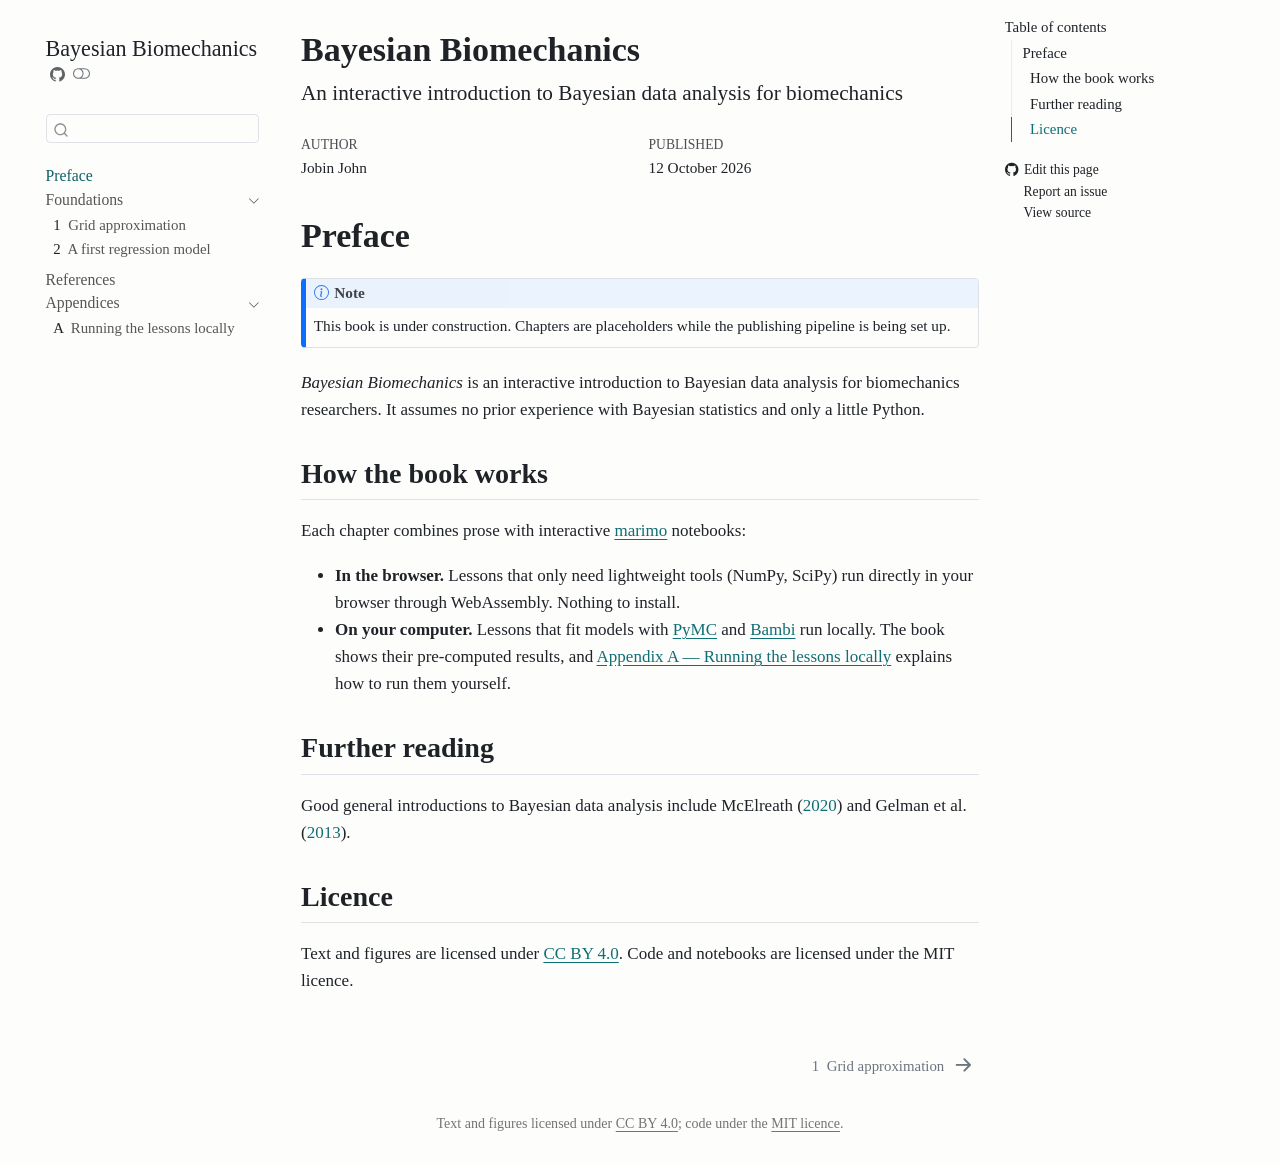
<file: index.html>
<!DOCTYPE html>
<html xmlns="http://www.w3.org/1999/xhtml" lang="en-GB" xml:lang="en-GB"><head>

<meta charset="utf-8">
<meta name="generator" content="quarto-1.9.38">

<meta name="viewport" content="width=device-width, initial-scale=1.0, user-scalable=yes">

<meta name="author" content="Jobin John">
<meta name="dcterms.date" content="2026-10-12">

<title>Bayesian Biomechanics</title>
<style>
/* Default styles provided by pandoc.
** See https://pandoc.org/MANUAL.html#variables-for-html for config info.
*/
code{white-space: pre-wrap;}
span.smallcaps{font-variant: small-caps;}
div.columns{display: flex; gap: min(4vw, 1.5em);}
div.column{flex: auto; overflow-x: auto;}
div.hanging-indent{margin-left: 1.5em; text-indent: -1.5em;}
ul.task-list{list-style: none;}
ul.task-list li input[type="checkbox"] {
  width: 0.8em;
  margin: 0 0.8em 0.2em -1em; /* quarto-specific, see https://github.com/quarto-dev/quarto-cli/issues/4556 */ 
  vertical-align: middle;
}
/* CSS for citations */
div.csl-bib-body { }
div.csl-entry {
  clear: both;
  margin-bottom: 0em;
}
.hanging-indent div.csl-entry {
  margin-left:2em;
  text-indent:-2em;
}
div.csl-left-margin {
  min-width:2em;
  float:left;
}
div.csl-right-inline {
  margin-left:2em;
  padding-left:1em;
}
div.csl-indent {
  margin-left: 2em;
}</style>


<script src="site_libs/quarto-nav/quarto-nav.js"></script>
<script src="site_libs/quarto-nav/headroom.min.js"></script>
<script src="site_libs/clipboard/clipboard.min.js"></script>
<script src="site_libs/quarto-search/autocomplete.umd.js"></script>
<script src="site_libs/quarto-search/fuse.min.js"></script>
<script src="site_libs/quarto-search/quarto-search.js"></script>
<meta name="quarto:offset" content="./">
<link href="./01-grid-approximation/index.html" rel="next">
<script src="site_libs/quarto-html/quarto.js" type="module"></script>
<script src="site_libs/quarto-html/tabsets/tabsets.js" type="module"></script>
<script src="site_libs/quarto-html/popper.min.js"></script>
<script src="site_libs/quarto-html/tippy.umd.min.js"></script>
<script src="site_libs/quarto-html/anchor.min.js"></script>
<link href="site_libs/quarto-html/tippy.css" rel="stylesheet">
<link href="site_libs/quarto-html/quarto-syntax-highlighting-6a50bd621f08fdc5c26e43d254df0a90.css" rel="stylesheet" class="quarto-color-scheme" id="quarto-text-highlighting-styles">
<link href="site_libs/quarto-html/quarto-syntax-highlighting-dark-9bfc61b20ce54e18ae6b25bf56d136e1.css" rel="stylesheet" class="quarto-color-scheme quarto-color-alternate" id="quarto-text-highlighting-styles">
<link href="site_libs/quarto-html/quarto-syntax-highlighting-6a50bd621f08fdc5c26e43d254df0a90.css" rel="stylesheet" class="quarto-color-scheme-extra" id="quarto-text-highlighting-styles">
<script src="site_libs/bootstrap/bootstrap.min.js"></script>
<link href="site_libs/bootstrap/bootstrap-icons.css" rel="stylesheet">
<link href="site_libs/bootstrap/bootstrap-0bfcbdbcf91d551d9c2b2b4191e0a2f6.min.css" rel="stylesheet" append-hash="true" class="quarto-color-scheme" id="quarto-bootstrap" data-mode="light">
<link href="site_libs/bootstrap/bootstrap-dark-08acdd9c3be60eac39060eaf189baf43.min.css" rel="stylesheet" append-hash="true" class="quarto-color-scheme quarto-color-alternate" id="quarto-bootstrap" data-mode="dark">
<link href="site_libs/bootstrap/bootstrap-0bfcbdbcf91d551d9c2b2b4191e0a2f6.min.css" rel="stylesheet" append-hash="true" class="quarto-color-scheme-extra" id="quarto-bootstrap" data-mode="light">
<script id="quarto-search-options" type="application/json">{
  "location": "sidebar",
  "copy-button": false,
  "collapse-after": 3,
  "panel-placement": "start",
  "type": "textbox",
  "limit": 50,
  "keyboard-shortcut": [
    "f",
    "/",
    "s"
  ],
  "show-item-context": false,
  "language": {
    "search-no-results-text": "No results",
    "search-matching-documents-text": "matching documents",
    "search-copy-link-title": "Copy link to search",
    "search-hide-matches-text": "Hide additional matches",
    "search-more-match-text": "more match in this document",
    "search-more-matches-text": "more matches in this document",
    "search-clear-button-title": "Clear",
    "search-text-placeholder": "",
    "search-detached-cancel-button-title": "Cancel",
    "search-submit-button-title": "Submit",
    "search-label": "Search"
  }
}</script>


</head>

<body class="nav-sidebar floating quarto-light"><script id="quarto-html-before-body" type="application/javascript">
    const toggleBodyColorMode = (bsSheetEl) => {
      const mode = bsSheetEl.getAttribute("data-mode");
      const bodyEl = window.document.querySelector("body");
      if (mode === "dark") {
        bodyEl.classList.add("quarto-dark");
        bodyEl.classList.remove("quarto-light");
      } else {
        bodyEl.classList.add("quarto-light");
        bodyEl.classList.remove("quarto-dark");
      }
    }
    const toggleBodyColorPrimary = () => {
      const bsSheetEl = window.document.querySelector("link#quarto-bootstrap:not([rel=disabled-stylesheet])");
      if (bsSheetEl) {
        toggleBodyColorMode(bsSheetEl);
      }
    }
    const setColorSchemeToggle = (alternate) => {
      const toggles = window.document.querySelectorAll('.quarto-color-scheme-toggle');
      for (let i=0; i < toggles.length; i++) {
        const toggle = toggles[i];
        if (toggle) {
          if (alternate) {
            toggle.classList.add("alternate");
          } else {
            toggle.classList.remove("alternate");
          }
        }
      }
    };
    const toggleColorMode = (alternate) => {
      // Switch the stylesheets
      const primaryStylesheets = window.document.querySelectorAll('link.quarto-color-scheme:not(.quarto-color-alternate)');
      const alternateStylesheets = window.document.querySelectorAll('link.quarto-color-scheme.quarto-color-alternate');
      manageTransitions('#quarto-margin-sidebar .nav-link', false);
      if (alternate) {
        // note: dark is layered on light, we don't disable primary!
        enableStylesheet(alternateStylesheets);
        for (const sheetNode of alternateStylesheets) {
          if (sheetNode.id === "quarto-bootstrap") {
            toggleBodyColorMode(sheetNode);
          }
        }
      } else {
        disableStylesheet(alternateStylesheets);
        enableStylesheet(primaryStylesheets)
        toggleBodyColorPrimary();
      }
      manageTransitions('#quarto-margin-sidebar .nav-link', true);
      // Switch the toggles
      setColorSchemeToggle(alternate)
      // Hack to workaround the fact that safari doesn't
      // properly recolor the scrollbar when toggling (#1455)
      if (navigator.userAgent.indexOf('Safari') > 0 && navigator.userAgent.indexOf('Chrome') == -1) {
        manageTransitions("body", false);
        window.scrollTo(0, 1);
        setTimeout(() => {
          window.scrollTo(0, 0);
          manageTransitions("body", true);
        }, 40);
      }
    }
    const disableStylesheet = (stylesheets) => {
      for (let i=0; i < stylesheets.length; i++) {
        const stylesheet = stylesheets[i];
        stylesheet.rel = 'disabled-stylesheet';
      }
    }
    const enableStylesheet = (stylesheets) => {
      for (let i=0; i < stylesheets.length; i++) {
        const stylesheet = stylesheets[i];
        if(stylesheet.rel !== 'stylesheet') { // for Chrome, which will still FOUC without this check
          stylesheet.rel = 'stylesheet';
        }
      }
    }
    const manageTransitions = (selector, allowTransitions) => {
      const els = window.document.querySelectorAll(selector);
      for (let i=0; i < els.length; i++) {
        const el = els[i];
        if (allowTransitions) {
          el.classList.remove('notransition');
        } else {
          el.classList.add('notransition');
        }
      }
    }
    const isFileUrl = () => {
      return window.location.protocol === 'file:';
    }
    const hasAlternateSentinel = () => {
      let styleSentinel = getColorSchemeSentinel();
      if (styleSentinel !== null) {
        return styleSentinel === "alternate";
      } else {
        return false;
      }
    }
    const setStyleSentinel = (alternate) => {
      const value = alternate ? "alternate" : "default";
      if (!isFileUrl()) {
        window.localStorage.setItem("quarto-color-scheme", value);
      } else {
        localAlternateSentinel = value;
      }
    }
    const getColorSchemeSentinel = () => {
      if (!isFileUrl()) {
        const storageValue = window.localStorage.getItem("quarto-color-scheme");
        return storageValue != null ? storageValue : localAlternateSentinel;
      } else {
        return localAlternateSentinel;
      }
    }
    const toggleGiscusIfUsed = (isAlternate, darkModeDefault) => {
      const baseTheme = document.querySelector('#giscus-base-theme')?.value ?? 'light';
      const alternateTheme = document.querySelector('#giscus-alt-theme')?.value ?? 'dark';
      let newTheme = '';
      if(authorPrefersDark) {
        newTheme = isAlternate ? baseTheme : alternateTheme;
      } else {
        newTheme = isAlternate ? alternateTheme : baseTheme;
      }
      const changeGiscusTheme = () => {
        // From: https://github.com/giscus/giscus/issues/336
        const sendMessage = (message) => {
          const iframe = document.querySelector('iframe.giscus-frame');
          if (!iframe) return;
          iframe.contentWindow.postMessage({ giscus: message }, 'https://giscus.app');
        }
        sendMessage({
          setConfig: {
            theme: newTheme
          }
        });
      }
      const isGiscussLoaded = window.document.querySelector('iframe.giscus-frame') !== null;
      if (isGiscussLoaded) {
        changeGiscusTheme();
      }
    };
    const authorPrefersDark = false;
    const darkModeDefault = authorPrefersDark;
      document.querySelector('link#quarto-text-highlighting-styles.quarto-color-scheme-extra').rel = 'disabled-stylesheet';
      document.querySelector('link#quarto-bootstrap.quarto-color-scheme-extra').rel = 'disabled-stylesheet';
    let localAlternateSentinel = darkModeDefault ? 'alternate' : 'default';
    // Dark / light mode switch
    window.quartoToggleColorScheme = () => {
      // Read the current dark / light value
      let toAlternate = !hasAlternateSentinel();
      toggleColorMode(toAlternate);
      setStyleSentinel(toAlternate);
      toggleGiscusIfUsed(toAlternate, darkModeDefault);
      window.dispatchEvent(new Event('resize'));
    };
    // Switch to dark mode if need be
    if (hasAlternateSentinel()) {
      toggleColorMode(true);
    } else {
      toggleColorMode(false);
    }
  </script>

<div id="quarto-search-results"></div>
  <header id="quarto-header" class="headroom fixed-top">
  <nav class="quarto-secondary-nav">
    <div class="container-fluid d-flex">
      <button type="button" class="quarto-btn-toggle btn" data-bs-toggle="collapse" role="button" data-bs-target=".quarto-sidebar-collapse-item" aria-controls="quarto-sidebar" aria-expanded="false" aria-label="Toggle sidebar navigation" onclick="if (window.quartoToggleHeadroom) { window.quartoToggleHeadroom(); }">
        <i class="bi bi-layout-text-sidebar-reverse"></i>
      </button>
        <nav class="quarto-page-breadcrumbs" aria-label="breadcrumb"><ol class="breadcrumb"><li class="breadcrumb-item"><a href="./index.html">Preface</a></li></ol></nav>
        <a class="flex-grow-1" role="navigation" data-bs-toggle="collapse" data-bs-target=".quarto-sidebar-collapse-item" aria-controls="quarto-sidebar" aria-expanded="false" aria-label="Toggle sidebar navigation" onclick="if (window.quartoToggleHeadroom) { window.quartoToggleHeadroom(); }">      
        </a>
      <button type="button" class="btn quarto-search-button" aria-label="Search" onclick="window.quartoOpenSearch();">
        <i class="bi bi-search"></i>
      </button>
    </div>
  </nav>
</header>
<!-- content -->
<div id="quarto-content" class="quarto-container page-columns page-rows-contents page-layout-article">
<!-- sidebar -->
  <nav id="quarto-sidebar" class="sidebar collapse collapse-horizontal quarto-sidebar-collapse-item sidebar-navigation floating overflow-auto">
    <div class="pt-lg-2 mt-2 text-left sidebar-header">
    <div class="sidebar-title mb-0 py-0">
      <a href="./">Bayesian Biomechanics</a> 
        <div class="sidebar-tools-main">
    <a href="https://github.com/jobindjohn/bayesian-biomechanics" title="Source Code" class="quarto-navigation-tool px-1" aria-label="Source Code"><i class="bi bi-github"></i></a>
  <a href="" class="quarto-color-scheme-toggle quarto-navigation-tool  px-1" onclick="window.quartoToggleColorScheme(); return false;" title="Toggle dark mode"><i class="bi"></i></a>
</div>
    </div>
      </div>
        <div class="mt-2 flex-shrink-0 align-items-center">
        <div class="sidebar-search">
        <div id="quarto-search" class="" title="Search"></div>
        </div>
        </div>
    <div class="sidebar-menu-container"> 
    <ul class="list-unstyled mt-1">
        <li class="sidebar-item">
  <div class="sidebar-item-container"> 
  <a href="./index.html" class="sidebar-item-text sidebar-link active">
 <span class="menu-text">Preface</span></a>
  </div>
</li>
        <li class="sidebar-item sidebar-item-section">
      <div class="sidebar-item-container"> 
            <a class="sidebar-item-text sidebar-link text-start" data-bs-toggle="collapse" data-bs-target="#quarto-sidebar-section-1" role="navigation" aria-expanded="true">
 <span class="menu-text">Foundations</span></a>
          <a class="sidebar-item-toggle text-start" data-bs-toggle="collapse" data-bs-target="#quarto-sidebar-section-1" role="navigation" aria-expanded="true" aria-label="Toggle section">
            <i class="bi bi-chevron-right ms-2"></i>
          </a> 
      </div>
      <ul id="quarto-sidebar-section-1" class="collapse list-unstyled sidebar-section depth1 show">  
          <li class="sidebar-item">
  <div class="sidebar-item-container"> 
  <a href="./01-grid-approximation/index.html" class="sidebar-item-text sidebar-link">
 <span class="menu-text"><span class="chapter-number">1</span>&nbsp; <span class="chapter-title">Grid approximation</span></span></a>
  </div>
</li>
          <li class="sidebar-item">
  <div class="sidebar-item-container"> 
  <a href="./02-first-regression/index.html" class="sidebar-item-text sidebar-link">
 <span class="menu-text"><span class="chapter-number">2</span>&nbsp; <span class="chapter-title">A first regression model</span></span></a>
  </div>
</li>
      </ul>
  </li>
        <li class="sidebar-item">
  <div class="sidebar-item-container"> 
  <a href="./references.html" class="sidebar-item-text sidebar-link">
 <span class="menu-text">References</span></a>
  </div>
</li>
        <li class="sidebar-item sidebar-item-section">
      <div class="sidebar-item-container"> 
            <a class="sidebar-item-text sidebar-link text-start" data-bs-toggle="collapse" data-bs-target="#quarto-sidebar-section-2" role="navigation" aria-expanded="true">
 <span class="menu-text">Appendices</span></a>
          <a class="sidebar-item-toggle text-start" data-bs-toggle="collapse" data-bs-target="#quarto-sidebar-section-2" role="navigation" aria-expanded="true" aria-label="Toggle section">
            <i class="bi bi-chevron-right ms-2"></i>
          </a> 
      </div>
      <ul id="quarto-sidebar-section-2" class="collapse list-unstyled sidebar-section depth1 show">  
          <li class="sidebar-item">
  <div class="sidebar-item-container"> 
  <a href="./appendix-setup/index.html" class="sidebar-item-text sidebar-link">
 <span class="menu-text"><span class="chapter-number">A</span>&nbsp; <span class="chapter-title">Running the lessons locally</span></span></a>
  </div>
</li>
      </ul>
  </li>
    </ul>
    </div>
</nav>
<div id="quarto-sidebar-glass" class="quarto-sidebar-collapse-item" data-bs-toggle="collapse" data-bs-target=".quarto-sidebar-collapse-item"></div>
<!-- margin-sidebar -->
    <div id="quarto-margin-sidebar" class="sidebar margin-sidebar">
        <nav id="TOC" role="doc-toc" class="toc-active">
    <h2 id="toc-title">Table of contents</h2>
   
  <ul>
  <li><a href="#preface" id="toc-preface" class="nav-link active" data-scroll-target="#preface">Preface</a>
  <ul class="collapse">
  <li><a href="#how-the-book-works" id="toc-how-the-book-works" class="nav-link" data-scroll-target="#how-the-book-works">How the book works</a></li>
  <li><a href="#further-reading" id="toc-further-reading" class="nav-link" data-scroll-target="#further-reading">Further reading</a></li>
  <li><a href="#licence" id="toc-licence" class="nav-link" data-scroll-target="#licence">Licence</a></li>
  </ul></li>
  </ul>
<div class="toc-actions"><ul><li><a href="https://github.com/jobindjohn/bayesian-biomechanics/edit/main/index.qmd" class="toc-action"><i class="bi bi-github"></i>Edit this page</a></li><li><a href="https://github.com/jobindjohn/bayesian-biomechanics/issues/new" class="toc-action"><i class="bi empty"></i>Report an issue</a></li><li><a href="https://github.com/jobindjohn/bayesian-biomechanics/blob/main/index.qmd" class="toc-action"><i class="bi empty"></i>View source</a></li></ul></div></nav>
    </div>
<!-- main -->
<main class="content" id="quarto-document-content">


<header id="title-block-header" class="quarto-title-block default">
<div class="quarto-title">
<h1 class="title">Bayesian Biomechanics</h1>
<p class="subtitle lead">An interactive introduction to Bayesian data analysis for biomechanics</p>
</div>



<div class="quarto-title-meta">

    <div>
    <div class="quarto-title-meta-heading">Author</div>
    <div class="quarto-title-meta-contents">
             <p>Jobin John </p>
          </div>
  </div>
    
    <div>
    <div class="quarto-title-meta-heading">Published</div>
    <div class="quarto-title-meta-contents">
      <p class="date">12 October 2026</p>
    </div>
  </div>
  
    
  </div>
  


</header>


<section id="preface" class="level1 unnumbered">
<h1 class="unnumbered">Preface</h1>
<div class="callout callout-style-default callout-note callout-titled">
<div class="callout-header d-flex align-content-center">
<div class="callout-icon-container">
<i class="callout-icon"></i>
</div>
<div class="callout-title-container flex-fill">
Note
</div>
</div>
<div class="callout-body-container callout-body">
<p>This book is under construction. Chapters are placeholders while the publishing pipeline is being set up.</p>
</div>
</div>
<p><em>Bayesian Biomechanics</em> is an interactive introduction to Bayesian data analysis for biomechanics researchers. It assumes no prior experience with Bayesian statistics and only a little Python.</p>
<section id="how-the-book-works" class="level2">
<h2 class="anchored" data-anchor-id="how-the-book-works">How the book works</h2>
<p>Each chapter combines prose with interactive <a href="https://marimo.io">marimo</a> notebooks:</p>
<ul>
<li><strong>In the browser.</strong> Lessons that only need lightweight tools (NumPy, SciPy) run directly in your browser through WebAssembly. Nothing to install.</li>
<li><strong>On your computer.</strong> Lessons that fit models with <a href="https://www.pymc.io">PyMC</a> and <a href="https://bambinos.github.io/bambi/">Bambi</a> run locally. The book shows their pre-computed results, and <a href="appendix-setup/index.html" class="quarto-xref"><span>Appendix A — Running the lessons locally</span></a> explains how to run them yourself.</li>
</ul>
</section>
<section id="further-reading" class="level2">
<h2 class="anchored" data-anchor-id="further-reading">Further reading</h2>
<p>Good general introductions to Bayesian data analysis include <span class="citation" data-cites="mcelreath2020">McElreath (<a href="references.html#ref-mcelreath2020" role="doc-biblioref">2020</a>)</span> and <span class="citation" data-cites="gelman2013">Gelman et al. (<a href="references.html#ref-gelman2013" role="doc-biblioref">2013</a>)</span>.</p>
</section>
<section id="licence" class="level2">
<h2 class="anchored" data-anchor-id="licence">Licence</h2>
<p>Text and figures are licensed under <a href="https://creativecommons.org/licenses/by/4.0/">CC BY 4.0</a>. Code and notebooks are licensed under the MIT licence.</p>


<div id="refs" class="references csl-bib-body hanging-indent" data-entry-spacing="0" data-line-spacing="2" role="list" style="display: none">
<div id="ref-gelman2013" class="csl-entry" role="listitem">
Gelman, A., Carlin, J. B., Stern, H. S., Dunson, D. B., Vehtari, A., &amp; Rubin, D. B. (2013). <em>Bayesian data analysis</em> (3rd edn). CRC Press.
</div>
<div id="ref-mcelreath2020" class="csl-entry" role="listitem">
McElreath, R. (2020). <em>Statistical rethinking: A <span>Bayesian</span> course with examples in <span>R</span> and <span>Stan</span></em> (2nd edn). CRC Press.
</div>
</div>
</section>
</section>

</main> <!-- /main -->
<script id="quarto-html-after-body" type="application/javascript">
  window.document.addEventListener("DOMContentLoaded", function (event) {
    // Ensure there is a toggle, if there isn't float one in the top right
    if (window.document.querySelector('.quarto-color-scheme-toggle') === null) {
      const a = window.document.createElement('a');
      a.classList.add('top-right');
      a.classList.add('quarto-color-scheme-toggle');
      a.href = "";
      a.onclick = function() { try { window.quartoToggleColorScheme(); } catch {} return false; };
      const i = window.document.createElement("i");
      i.classList.add('bi');
      a.appendChild(i);
      window.document.body.appendChild(a);
    }
    setColorSchemeToggle(hasAlternateSentinel())
    const icon = "";
    const anchorJS = new window.AnchorJS();
    anchorJS.options = {
      placement: 'right',
      icon: icon
    };
    anchorJS.add('.anchored');
    const isCodeAnnotation = (el) => {
      for (const clz of el.classList) {
        if (clz.startsWith('code-annotation-')) {                     
          return true;
        }
      }
      return false;
    }
    const onCopySuccess = function(e) {
      // button target
      const button = e.trigger;
      // don't keep focus
      button.blur();
      // flash "checked"
      button.classList.add('code-copy-button-checked');
      var currentTitle = button.getAttribute("title");
      button.setAttribute("title", "Copied!");
      let tooltip;
      if (window.bootstrap) {
        button.setAttribute("data-bs-toggle", "tooltip");
        button.setAttribute("data-bs-placement", "left");
        button.setAttribute("data-bs-title", "Copied!");
        tooltip = new bootstrap.Tooltip(button, 
          { trigger: "manual", 
            customClass: "code-copy-button-tooltip",
            offset: [0, -8]});
        tooltip.show();    
      }
      setTimeout(function() {
        if (tooltip) {
          tooltip.hide();
          button.removeAttribute("data-bs-title");
          button.removeAttribute("data-bs-toggle");
          button.removeAttribute("data-bs-placement");
        }
        button.setAttribute("title", currentTitle);
        button.classList.remove('code-copy-button-checked');
      }, 1000);
      // clear code selection
      e.clearSelection();
    }
    const getTextToCopy = function(trigger) {
      const outerScaffold = trigger.parentElement.cloneNode(true);
      const codeEl = outerScaffold.querySelector('code');
      for (const childEl of codeEl.children) {
        if (isCodeAnnotation(childEl)) {
          childEl.remove();
        }
      }
      return codeEl.innerText;
    }
    const clipboard = new window.ClipboardJS('.code-copy-button:not([data-in-quarto-modal])', {
      text: getTextToCopy
    });
    clipboard.on('success', onCopySuccess);
    if (window.document.getElementById('quarto-embedded-source-code-modal')) {
      const clipboardModal = new window.ClipboardJS('.code-copy-button[data-in-quarto-modal]', {
        text: getTextToCopy,
        container: window.document.getElementById('quarto-embedded-source-code-modal')
      });
      clipboardModal.on('success', onCopySuccess);
    }
      var localhostRegex = new RegExp(/^(?:http|https):\/\/localhost\:?[0-9]*\//);
      var mailtoRegex = new RegExp(/^mailto:/);
        var filterRegex = new RegExp("https:\/\/jobindjohn\.github\.io\/bayesian-biomechanics\/");
      var isInternal = (href) => {
          return filterRegex.test(href) || localhostRegex.test(href) || mailtoRegex.test(href);
      }
      // Inspect non-navigation links and adorn them if external
     var links = window.document.querySelectorAll('a[href]:not(.nav-link):not(.navbar-brand):not(.toc-action):not(.sidebar-link):not(.sidebar-item-toggle):not(.pagination-link):not(.no-external):not([aria-hidden]):not(.dropdown-item):not(.quarto-navigation-tool):not(.about-link)');
      for (var i=0; i<links.length; i++) {
        const link = links[i];
        if (!isInternal(link.href)) {
          // undo the damage that might have been done by quarto-nav.js in the case of
          // links that we want to consider external
          if (link.dataset.originalHref !== undefined) {
            link.href = link.dataset.originalHref;
          }
        }
      }
    function tippyHover(el, contentFn, onTriggerFn, onUntriggerFn) {
      const config = {
        allowHTML: true,
        maxWidth: 500,
        delay: 100,
        arrow: false,
        appendTo: function(el) {
            return el.parentElement;
        },
        interactive: true,
        interactiveBorder: 10,
        theme: 'quarto',
        placement: 'bottom-start',
      };
      if (contentFn) {
        config.content = contentFn;
      }
      if (onTriggerFn) {
        config.onTrigger = onTriggerFn;
      }
      if (onUntriggerFn) {
        config.onUntrigger = onUntriggerFn;
      }
      window.tippy(el, config); 
    }
    const noterefs = window.document.querySelectorAll('a[role="doc-noteref"]');
    for (var i=0; i<noterefs.length; i++) {
      const ref = noterefs[i];
      tippyHover(ref, function() {
        // use id or data attribute instead here
        let href = ref.getAttribute('data-footnote-href') || ref.getAttribute('href');
        try { href = new URL(href).hash; } catch {}
        const id = href.replace(/^#\/?/, "");
        const note = window.document.getElementById(id);
        if (note) {
          return note.innerHTML;
        } else {
          return "";
        }
      });
    }
    const xrefs = window.document.querySelectorAll('a.quarto-xref');
    const processXRef = (id, note) => {
      // Strip column container classes
      const stripColumnClz = (el) => {
        el.classList.remove("page-full", "page-columns");
        if (el.children) {
          for (const child of el.children) {
            stripColumnClz(child);
          }
        }
      }
      stripColumnClz(note)
      if (id === null || id.startsWith('sec-')) {
        // Special case sections, only their first couple elements
        const container = document.createElement("div");
        if (note.children && note.children.length > 2) {
          container.appendChild(note.children[0].cloneNode(true));
          for (let i = 1; i < note.children.length; i++) {
            const child = note.children[i];
            if (child.tagName === "P" && child.innerText === "") {
              continue;
            } else {
              container.appendChild(child.cloneNode(true));
              break;
            }
          }
          if (window.Quarto?.typesetMath) {
            window.Quarto.typesetMath(container);
          }
          return container.innerHTML
        } else {
          if (window.Quarto?.typesetMath) {
            window.Quarto.typesetMath(note);
          }
          return note.innerHTML;
        }
      } else {
        // Remove any anchor links if they are present
        const anchorLink = note.querySelector('a.anchorjs-link');
        if (anchorLink) {
          anchorLink.remove();
        }
        if (window.Quarto?.typesetMath) {
          window.Quarto.typesetMath(note);
        }
        if (note.classList.contains("callout")) {
          return note.outerHTML;
        } else {
          return note.innerHTML;
        }
      }
    }
    for (var i=0; i<xrefs.length; i++) {
      const xref = xrefs[i];
      tippyHover(xref, undefined, function(instance) {
        instance.disable();
        let url = xref.getAttribute('href');
        let hash = undefined; 
        if (url.startsWith('#')) {
          hash = url;
        } else {
          try { hash = new URL(url).hash; } catch {}
        }
        if (hash) {
          const id = hash.replace(/^#\/?/, "");
          const note = window.document.getElementById(id);
          if (note !== null) {
            try {
              const html = processXRef(id, note.cloneNode(true));
              instance.setContent(html);
            } finally {
              instance.enable();
              instance.show();
            }
          } else {
            // See if we can fetch this
            fetch(url.split('#')[0])
            .then(res => res.text())
            .then(html => {
              const parser = new DOMParser();
              const htmlDoc = parser.parseFromString(html, "text/html");
              const note = htmlDoc.getElementById(id);
              if (note !== null) {
                const html = processXRef(id, note);
                instance.setContent(html);
              } 
            }).finally(() => {
              instance.enable();
              instance.show();
            });
          }
        } else {
          // See if we can fetch a full url (with no hash to target)
          // This is a special case and we should probably do some content thinning / targeting
          fetch(url)
          .then(res => res.text())
          .then(html => {
            const parser = new DOMParser();
            const htmlDoc = parser.parseFromString(html, "text/html");
            const note = htmlDoc.querySelector('main.content');
            if (note !== null) {
              // This should only happen for chapter cross references
              // (since there is no id in the URL)
              // remove the first header
              if (note.children.length > 0 && note.children[0].tagName === "HEADER") {
                note.children[0].remove();
              }
              const html = processXRef(null, note);
              instance.setContent(html);
            } 
          }).finally(() => {
            instance.enable();
            instance.show();
          });
        }
      }, function(instance) {
      });
    }
        let selectedAnnoteEl;
        const selectorForAnnotation = ( cell, annotation) => {
          let cellAttr = 'data-code-cell="' + cell + '"';
          let lineAttr = 'data-code-annotation="' +  annotation + '"';
          const selector = 'span[' + cellAttr + '][' + lineAttr + ']';
          return selector;
        }
        const selectCodeLines = (annoteEl) => {
          const doc = window.document;
          const targetCell = annoteEl.getAttribute("data-target-cell");
          const targetAnnotation = annoteEl.getAttribute("data-target-annotation");
          const annoteSpan = window.document.querySelector(selectorForAnnotation(targetCell, targetAnnotation));
          const lines = annoteSpan.getAttribute("data-code-lines").split(",");
          const lineIds = lines.map((line) => {
            return targetCell + "-" + line;
          })
          let top = null;
          let height = null;
          let parent = null;
          if (lineIds.length > 0) {
              //compute the position of the single el (top and bottom and make a div)
              const el = window.document.getElementById(lineIds[0]);
              top = el.offsetTop;
              height = el.offsetHeight;
              parent = el.parentElement.parentElement;
            if (lineIds.length > 1) {
              const lastEl = window.document.getElementById(lineIds[lineIds.length - 1]);
              const bottom = lastEl.offsetTop + lastEl.offsetHeight;
              height = bottom - top;
            }
            if (top !== null && height !== null && parent !== null) {
              // cook up a div (if necessary) and position it 
              let div = window.document.getElementById("code-annotation-line-highlight");
              if (div === null) {
                div = window.document.createElement("div");
                div.setAttribute("id", "code-annotation-line-highlight");
                div.style.position = 'absolute';
                parent.appendChild(div);
              }
              div.style.top = top - 2 + "px";
              div.style.height = height + 4 + "px";
              div.style.left = 0;
              let gutterDiv = window.document.getElementById("code-annotation-line-highlight-gutter");
              if (gutterDiv === null) {
                gutterDiv = window.document.createElement("div");
                gutterDiv.setAttribute("id", "code-annotation-line-highlight-gutter");
                gutterDiv.style.position = 'absolute';
                const codeCell = window.document.getElementById(targetCell);
                const gutter = codeCell.querySelector('.code-annotation-gutter');
                gutter.appendChild(gutterDiv);
              }
              gutterDiv.style.top = top - 2 + "px";
              gutterDiv.style.height = height + 4 + "px";
            }
            selectedAnnoteEl = annoteEl;
          }
        };
        const unselectCodeLines = () => {
          const elementsIds = ["code-annotation-line-highlight", "code-annotation-line-highlight-gutter"];
          elementsIds.forEach((elId) => {
            const div = window.document.getElementById(elId);
            if (div) {
              div.remove();
            }
          });
          selectedAnnoteEl = undefined;
        };
          // Handle positioning of the toggle
      window.addEventListener(
        "resize",
        throttle(() => {
          elRect = undefined;
          if (selectedAnnoteEl) {
            selectCodeLines(selectedAnnoteEl);
          }
        }, 10)
      );
      function throttle(fn, ms) {
      let throttle = false;
      let timer;
        return (...args) => {
          if(!throttle) { // first call gets through
              fn.apply(this, args);
              throttle = true;
          } else { // all the others get throttled
              if(timer) clearTimeout(timer); // cancel #2
              timer = setTimeout(() => {
                fn.apply(this, args);
                timer = throttle = false;
              }, ms);
          }
        };
      }
        // Attach click handler to the DT
        const annoteDls = window.document.querySelectorAll('dt[data-target-cell]');
        for (const annoteDlNode of annoteDls) {
          annoteDlNode.addEventListener('click', (event) => {
            const clickedEl = event.target;
            if (clickedEl !== selectedAnnoteEl) {
              unselectCodeLines();
              const activeEl = window.document.querySelector('dt[data-target-cell].code-annotation-active');
              if (activeEl) {
                activeEl.classList.remove('code-annotation-active');
              }
              selectCodeLines(clickedEl);
              clickedEl.classList.add('code-annotation-active');
            } else {
              // Unselect the line
              unselectCodeLines();
              clickedEl.classList.remove('code-annotation-active');
            }
          });
        }
    const findCites = (el) => {
      const parentEl = el.parentElement;
      if (parentEl) {
        const cites = parentEl.dataset.cites;
        if (cites) {
          return {
            el,
            cites: cites.split(' ')
          };
        } else {
          return findCites(el.parentElement)
        }
      } else {
        return undefined;
      }
    };
    var bibliorefs = window.document.querySelectorAll('a[role="doc-biblioref"]');
    for (var i=0; i<bibliorefs.length; i++) {
      const ref = bibliorefs[i];
      const citeInfo = findCites(ref);
      if (citeInfo) {
        tippyHover(citeInfo.el, function() {
          var popup = window.document.createElement('div');
          citeInfo.cites.forEach(function(cite) {
            var citeDiv = window.document.createElement('div');
            citeDiv.classList.add('hanging-indent');
            citeDiv.classList.add('csl-entry');
            var biblioDiv = window.document.getElementById('ref-' + cite);
            if (biblioDiv) {
              citeDiv.innerHTML = biblioDiv.innerHTML;
            }
            popup.appendChild(citeDiv);
          });
          return popup.innerHTML;
        });
      }
    }
  });
  </script>
<nav class="page-navigation">
  <div class="nav-page nav-page-previous">
  </div>
  <div class="nav-page nav-page-next">
      <a href="./01-grid-approximation/index.html" class="pagination-link" aria-label="Grid approximation">
        <span class="nav-page-text"><span class="chapter-number">1</span>&nbsp; <span class="chapter-title">Grid approximation</span></span> <i class="bi bi-arrow-right-short"></i>
      </a>
  </div>
</nav>
</div> <!-- /content -->
<footer class="footer">
  <div class="nav-footer">
    <div class="nav-footer-left">
      &nbsp;
    </div>   
    <div class="nav-footer-center">
<p>Text and figures licensed under <a href="https://creativecommons.org/licenses/by/4.0/">CC BY 4.0</a>; code under the <a href="https://github.com/jobindjohn/bayesian-biomechanics/blob/main/LICENSE">MIT licence</a>.</p>
<div class="toc-actions d-sm-block d-md-none"><ul><li><a href="https://github.com/jobindjohn/bayesian-biomechanics/edit/main/index.qmd" class="toc-action"><i class="bi bi-github"></i>Edit this page</a></li><li><a href="https://github.com/jobindjohn/bayesian-biomechanics/issues/new" class="toc-action"><i class="bi empty"></i>Report an issue</a></li><li><a href="https://github.com/jobindjohn/bayesian-biomechanics/blob/main/index.qmd" class="toc-action"><i class="bi empty"></i>View source</a></li></ul></div></div>
    <div class="nav-footer-right">
      &nbsp;
    </div>
  </div>
</footer>




</body></html>
</file>
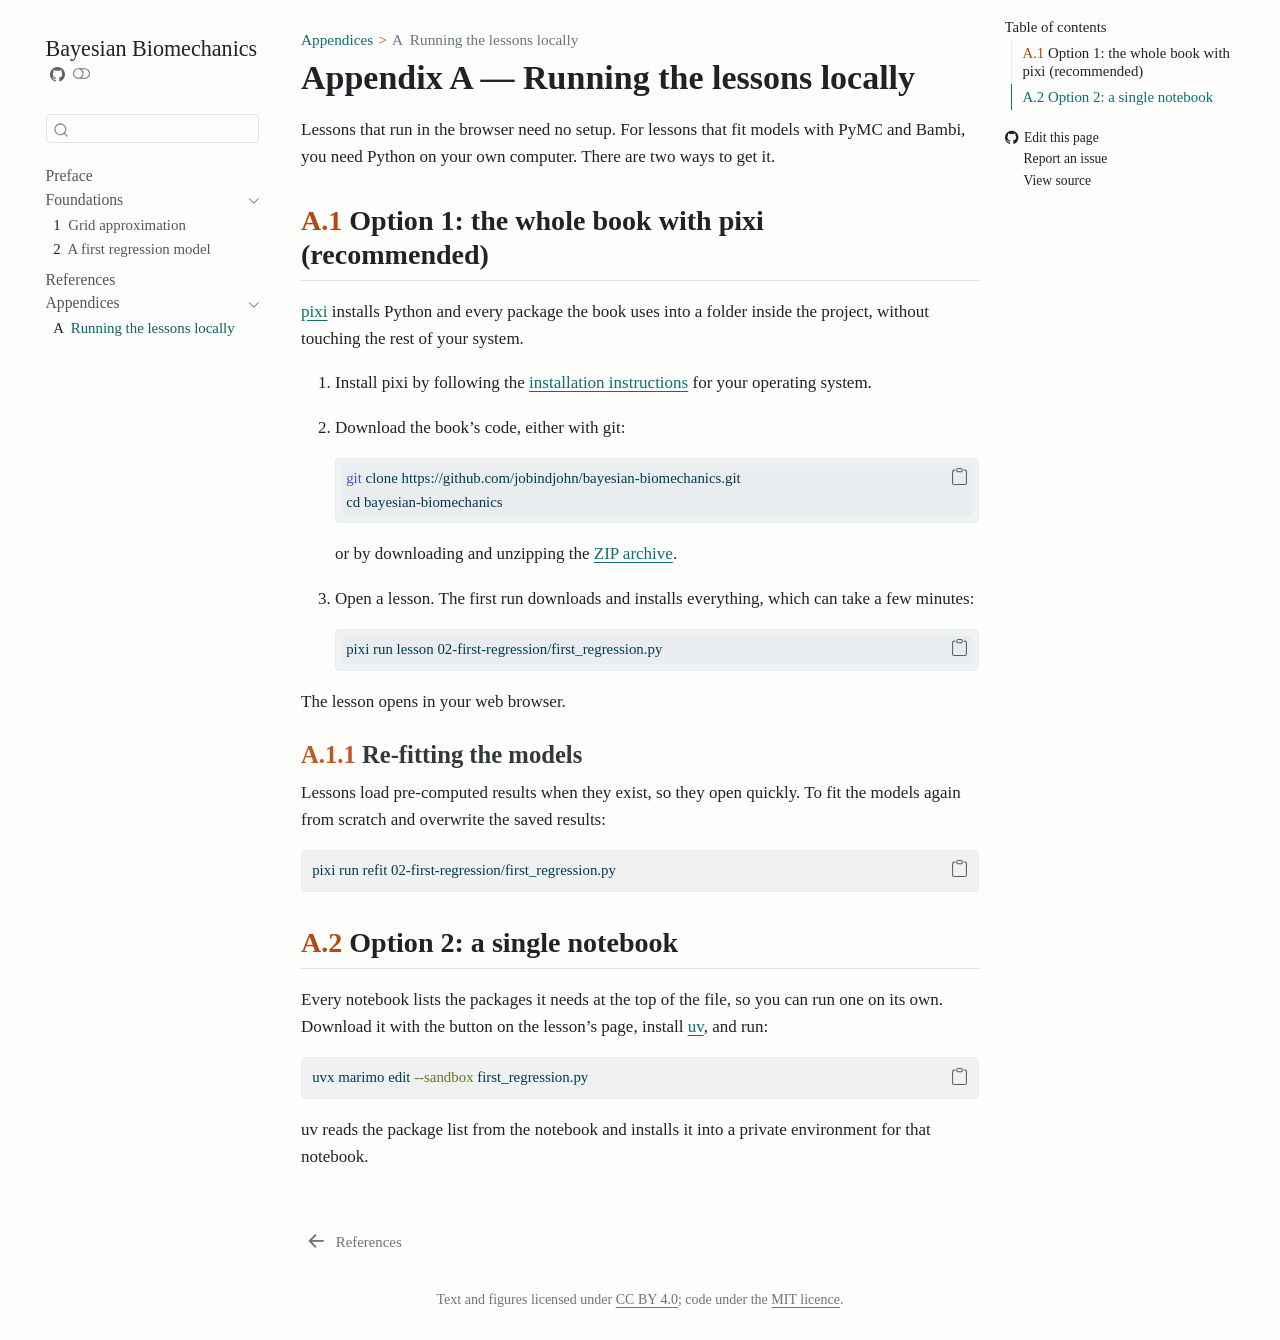
<file: appendix-setup/index.html>
<!DOCTYPE html>
<html xmlns="http://www.w3.org/1999/xhtml" lang="en-GB" xml:lang="en-GB"><head>

<meta charset="utf-8">
<meta name="generator" content="quarto-1.9.38">

<meta name="viewport" content="width=device-width, initial-scale=1.0, user-scalable=yes">


<title>Appendix A — Running the lessons locally – Bayesian Biomechanics</title>
<style>
/* Default styles provided by pandoc.
** See https://pandoc.org/MANUAL.html#variables-for-html for config info.
*/
code{white-space: pre-wrap;}
span.smallcaps{font-variant: small-caps;}
div.columns{display: flex; gap: min(4vw, 1.5em);}
div.column{flex: auto; overflow-x: auto;}
div.hanging-indent{margin-left: 1.5em; text-indent: -1.5em;}
ul.task-list{list-style: none;}
ul.task-list li input[type="checkbox"] {
  width: 0.8em;
  margin: 0 0.8em 0.2em -1em; /* quarto-specific, see https://github.com/quarto-dev/quarto-cli/issues/4556 */ 
  vertical-align: middle;
}
/* CSS for syntax highlighting */
html { -webkit-text-size-adjust: 100%; }
pre > code.sourceCode { white-space: pre; position: relative; }
pre > code.sourceCode > span { display: inline-block; line-height: 1.25; }
pre > code.sourceCode > span:empty { height: 1.2em; }
.sourceCode { overflow: visible; }
code.sourceCode > span { color: inherit; text-decoration: inherit; }
div.sourceCode { margin: 1em 0; }
pre.sourceCode { margin: 0; }
@media screen {
div.sourceCode { overflow: auto; }
}
@media print {
pre > code.sourceCode { white-space: pre-wrap; }
pre > code.sourceCode > span { text-indent: -5em; padding-left: 5em; }
}
pre.numberSource code
  { counter-reset: source-line 0; }
pre.numberSource code > span
  { position: relative; left: -4em; counter-increment: source-line; }
pre.numberSource code > span > a:first-child::before
  { content: counter(source-line);
    position: relative; left: -1em; text-align: right; vertical-align: baseline;
    border: none; display: inline-block;
    -webkit-touch-callout: none; -webkit-user-select: none;
    -khtml-user-select: none; -moz-user-select: none;
    -ms-user-select: none; user-select: none;
    padding: 0 4px; width: 4em;
  }
pre.numberSource { margin-left: 3em;  padding-left: 4px; }
div.sourceCode
  {   }
@media screen {
pre > code.sourceCode > span > a:first-child::before { text-decoration: underline; }
}
</style>


<script src="../site_libs/quarto-nav/quarto-nav.js"></script>
<script src="../site_libs/quarto-nav/headroom.min.js"></script>
<script src="../site_libs/clipboard/clipboard.min.js"></script>
<script src="../site_libs/quarto-search/autocomplete.umd.js"></script>
<script src="../site_libs/quarto-search/fuse.min.js"></script>
<script src="../site_libs/quarto-search/quarto-search.js"></script>
<meta name="quarto:offset" content="../">
<link href="../references.html" rel="prev">
<script src="../site_libs/quarto-html/quarto.js" type="module"></script>
<script src="../site_libs/quarto-html/tabsets/tabsets.js" type="module"></script>
<script src="../site_libs/quarto-html/popper.min.js"></script>
<script src="../site_libs/quarto-html/tippy.umd.min.js"></script>
<script src="../site_libs/quarto-html/anchor.min.js"></script>
<link href="../site_libs/quarto-html/tippy.css" rel="stylesheet">
<link href="../site_libs/quarto-html/quarto-syntax-highlighting-6a50bd621f08fdc5c26e43d254df0a90.css" rel="stylesheet" class="quarto-color-scheme" id="quarto-text-highlighting-styles">
<link href="../site_libs/quarto-html/quarto-syntax-highlighting-dark-9bfc61b20ce54e18ae6b25bf56d136e1.css" rel="stylesheet" class="quarto-color-scheme quarto-color-alternate" id="quarto-text-highlighting-styles">
<link href="../site_libs/quarto-html/quarto-syntax-highlighting-6a50bd621f08fdc5c26e43d254df0a90.css" rel="stylesheet" class="quarto-color-scheme-extra" id="quarto-text-highlighting-styles">
<script src="../site_libs/bootstrap/bootstrap.min.js"></script>
<link href="../site_libs/bootstrap/bootstrap-icons.css" rel="stylesheet">
<link href="../site_libs/bootstrap/bootstrap-0bfcbdbcf91d551d9c2b2b4191e0a2f6.min.css" rel="stylesheet" append-hash="true" class="quarto-color-scheme" id="quarto-bootstrap" data-mode="light">
<link href="../site_libs/bootstrap/bootstrap-dark-08acdd9c3be60eac39060eaf189baf43.min.css" rel="stylesheet" append-hash="true" class="quarto-color-scheme quarto-color-alternate" id="quarto-bootstrap" data-mode="dark">
<link href="../site_libs/bootstrap/bootstrap-0bfcbdbcf91d551d9c2b2b4191e0a2f6.min.css" rel="stylesheet" append-hash="true" class="quarto-color-scheme-extra" id="quarto-bootstrap" data-mode="light">
<script id="quarto-search-options" type="application/json">{
  "location": "sidebar",
  "copy-button": false,
  "collapse-after": 3,
  "panel-placement": "start",
  "type": "textbox",
  "limit": 50,
  "keyboard-shortcut": [
    "f",
    "/",
    "s"
  ],
  "show-item-context": false,
  "language": {
    "search-no-results-text": "No results",
    "search-matching-documents-text": "matching documents",
    "search-copy-link-title": "Copy link to search",
    "search-hide-matches-text": "Hide additional matches",
    "search-more-match-text": "more match in this document",
    "search-more-matches-text": "more matches in this document",
    "search-clear-button-title": "Clear",
    "search-text-placeholder": "",
    "search-detached-cancel-button-title": "Cancel",
    "search-submit-button-title": "Submit",
    "search-label": "Search"
  }
}</script>


</head>

<body class="nav-sidebar floating quarto-light"><script id="quarto-html-before-body" type="application/javascript">
    const toggleBodyColorMode = (bsSheetEl) => {
      const mode = bsSheetEl.getAttribute("data-mode");
      const bodyEl = window.document.querySelector("body");
      if (mode === "dark") {
        bodyEl.classList.add("quarto-dark");
        bodyEl.classList.remove("quarto-light");
      } else {
        bodyEl.classList.add("quarto-light");
        bodyEl.classList.remove("quarto-dark");
      }
    }
    const toggleBodyColorPrimary = () => {
      const bsSheetEl = window.document.querySelector("link#quarto-bootstrap:not([rel=disabled-stylesheet])");
      if (bsSheetEl) {
        toggleBodyColorMode(bsSheetEl);
      }
    }
    const setColorSchemeToggle = (alternate) => {
      const toggles = window.document.querySelectorAll('.quarto-color-scheme-toggle');
      for (let i=0; i < toggles.length; i++) {
        const toggle = toggles[i];
        if (toggle) {
          if (alternate) {
            toggle.classList.add("alternate");
          } else {
            toggle.classList.remove("alternate");
          }
        }
      }
    };
    const toggleColorMode = (alternate) => {
      // Switch the stylesheets
      const primaryStylesheets = window.document.querySelectorAll('link.quarto-color-scheme:not(.quarto-color-alternate)');
      const alternateStylesheets = window.document.querySelectorAll('link.quarto-color-scheme.quarto-color-alternate');
      manageTransitions('#quarto-margin-sidebar .nav-link', false);
      if (alternate) {
        // note: dark is layered on light, we don't disable primary!
        enableStylesheet(alternateStylesheets);
        for (const sheetNode of alternateStylesheets) {
          if (sheetNode.id === "quarto-bootstrap") {
            toggleBodyColorMode(sheetNode);
          }
        }
      } else {
        disableStylesheet(alternateStylesheets);
        enableStylesheet(primaryStylesheets)
        toggleBodyColorPrimary();
      }
      manageTransitions('#quarto-margin-sidebar .nav-link', true);
      // Switch the toggles
      setColorSchemeToggle(alternate)
      // Hack to workaround the fact that safari doesn't
      // properly recolor the scrollbar when toggling (#1455)
      if (navigator.userAgent.indexOf('Safari') > 0 && navigator.userAgent.indexOf('Chrome') == -1) {
        manageTransitions("body", false);
        window.scrollTo(0, 1);
        setTimeout(() => {
          window.scrollTo(0, 0);
          manageTransitions("body", true);
        }, 40);
      }
    }
    const disableStylesheet = (stylesheets) => {
      for (let i=0; i < stylesheets.length; i++) {
        const stylesheet = stylesheets[i];
        stylesheet.rel = 'disabled-stylesheet';
      }
    }
    const enableStylesheet = (stylesheets) => {
      for (let i=0; i < stylesheets.length; i++) {
        const stylesheet = stylesheets[i];
        if(stylesheet.rel !== 'stylesheet') { // for Chrome, which will still FOUC without this check
          stylesheet.rel = 'stylesheet';
        }
      }
    }
    const manageTransitions = (selector, allowTransitions) => {
      const els = window.document.querySelectorAll(selector);
      for (let i=0; i < els.length; i++) {
        const el = els[i];
        if (allowTransitions) {
          el.classList.remove('notransition');
        } else {
          el.classList.add('notransition');
        }
      }
    }
    const isFileUrl = () => {
      return window.location.protocol === 'file:';
    }
    const hasAlternateSentinel = () => {
      let styleSentinel = getColorSchemeSentinel();
      if (styleSentinel !== null) {
        return styleSentinel === "alternate";
      } else {
        return false;
      }
    }
    const setStyleSentinel = (alternate) => {
      const value = alternate ? "alternate" : "default";
      if (!isFileUrl()) {
        window.localStorage.setItem("quarto-color-scheme", value);
      } else {
        localAlternateSentinel = value;
      }
    }
    const getColorSchemeSentinel = () => {
      if (!isFileUrl()) {
        const storageValue = window.localStorage.getItem("quarto-color-scheme");
        return storageValue != null ? storageValue : localAlternateSentinel;
      } else {
        return localAlternateSentinel;
      }
    }
    const toggleGiscusIfUsed = (isAlternate, darkModeDefault) => {
      const baseTheme = document.querySelector('#giscus-base-theme')?.value ?? 'light';
      const alternateTheme = document.querySelector('#giscus-alt-theme')?.value ?? 'dark';
      let newTheme = '';
      if(authorPrefersDark) {
        newTheme = isAlternate ? baseTheme : alternateTheme;
      } else {
        newTheme = isAlternate ? alternateTheme : baseTheme;
      }
      const changeGiscusTheme = () => {
        // From: https://github.com/giscus/giscus/issues/336
        const sendMessage = (message) => {
          const iframe = document.querySelector('iframe.giscus-frame');
          if (!iframe) return;
          iframe.contentWindow.postMessage({ giscus: message }, 'https://giscus.app');
        }
        sendMessage({
          setConfig: {
            theme: newTheme
          }
        });
      }
      const isGiscussLoaded = window.document.querySelector('iframe.giscus-frame') !== null;
      if (isGiscussLoaded) {
        changeGiscusTheme();
      }
    };
    const authorPrefersDark = false;
    const darkModeDefault = authorPrefersDark;
      document.querySelector('link#quarto-text-highlighting-styles.quarto-color-scheme-extra').rel = 'disabled-stylesheet';
      document.querySelector('link#quarto-bootstrap.quarto-color-scheme-extra').rel = 'disabled-stylesheet';
    let localAlternateSentinel = darkModeDefault ? 'alternate' : 'default';
    // Dark / light mode switch
    window.quartoToggleColorScheme = () => {
      // Read the current dark / light value
      let toAlternate = !hasAlternateSentinel();
      toggleColorMode(toAlternate);
      setStyleSentinel(toAlternate);
      toggleGiscusIfUsed(toAlternate, darkModeDefault);
      window.dispatchEvent(new Event('resize'));
    };
    // Switch to dark mode if need be
    if (hasAlternateSentinel()) {
      toggleColorMode(true);
    } else {
      toggleColorMode(false);
    }
  </script>

<div id="quarto-search-results"></div>
  <header id="quarto-header" class="headroom fixed-top">
  <nav class="quarto-secondary-nav">
    <div class="container-fluid d-flex">
      <button type="button" class="quarto-btn-toggle btn" data-bs-toggle="collapse" role="button" data-bs-target=".quarto-sidebar-collapse-item" aria-controls="quarto-sidebar" aria-expanded="false" aria-label="Toggle sidebar navigation" onclick="if (window.quartoToggleHeadroom) { window.quartoToggleHeadroom(); }">
        <i class="bi bi-layout-text-sidebar-reverse"></i>
      </button>
        <nav class="quarto-page-breadcrumbs" aria-label="breadcrumb"><ol class="breadcrumb"><li class="breadcrumb-item"><a href="../appendix-setup/index.html">Appendices</a></li><li class="breadcrumb-item"><a href="../appendix-setup/index.html"><span class="chapter-number">A</span>&nbsp; <span class="chapter-title">Running the lessons locally</span></a></li></ol></nav>
        <a class="flex-grow-1" role="navigation" data-bs-toggle="collapse" data-bs-target=".quarto-sidebar-collapse-item" aria-controls="quarto-sidebar" aria-expanded="false" aria-label="Toggle sidebar navigation" onclick="if (window.quartoToggleHeadroom) { window.quartoToggleHeadroom(); }">      
        </a>
      <button type="button" class="btn quarto-search-button" aria-label="Search" onclick="window.quartoOpenSearch();">
        <i class="bi bi-search"></i>
      </button>
    </div>
  </nav>
</header>
<!-- content -->
<div id="quarto-content" class="quarto-container page-columns page-rows-contents page-layout-article">
<!-- sidebar -->
  <nav id="quarto-sidebar" class="sidebar collapse collapse-horizontal quarto-sidebar-collapse-item sidebar-navigation floating overflow-auto">
    <div class="pt-lg-2 mt-2 text-left sidebar-header">
    <div class="sidebar-title mb-0 py-0">
      <a href="../">Bayesian Biomechanics</a> 
        <div class="sidebar-tools-main">
    <a href="https://github.com/jobindjohn/bayesian-biomechanics" title="Source Code" class="quarto-navigation-tool px-1" aria-label="Source Code"><i class="bi bi-github"></i></a>
  <a href="" class="quarto-color-scheme-toggle quarto-navigation-tool  px-1" onclick="window.quartoToggleColorScheme(); return false;" title="Toggle dark mode"><i class="bi"></i></a>
</div>
    </div>
      </div>
        <div class="mt-2 flex-shrink-0 align-items-center">
        <div class="sidebar-search">
        <div id="quarto-search" class="" title="Search"></div>
        </div>
        </div>
    <div class="sidebar-menu-container"> 
    <ul class="list-unstyled mt-1">
        <li class="sidebar-item">
  <div class="sidebar-item-container"> 
  <a href="../index.html" class="sidebar-item-text sidebar-link">
 <span class="menu-text">Preface</span></a>
  </div>
</li>
        <li class="sidebar-item sidebar-item-section">
      <div class="sidebar-item-container"> 
            <a class="sidebar-item-text sidebar-link text-start" data-bs-toggle="collapse" data-bs-target="#quarto-sidebar-section-1" role="navigation" aria-expanded="true">
 <span class="menu-text">Foundations</span></a>
          <a class="sidebar-item-toggle text-start" data-bs-toggle="collapse" data-bs-target="#quarto-sidebar-section-1" role="navigation" aria-expanded="true" aria-label="Toggle section">
            <i class="bi bi-chevron-right ms-2"></i>
          </a> 
      </div>
      <ul id="quarto-sidebar-section-1" class="collapse list-unstyled sidebar-section depth1 show">  
          <li class="sidebar-item">
  <div class="sidebar-item-container"> 
  <a href="../01-grid-approximation/index.html" class="sidebar-item-text sidebar-link">
 <span class="menu-text"><span class="chapter-number">1</span>&nbsp; <span class="chapter-title">Grid approximation</span></span></a>
  </div>
</li>
          <li class="sidebar-item">
  <div class="sidebar-item-container"> 
  <a href="../02-first-regression/index.html" class="sidebar-item-text sidebar-link">
 <span class="menu-text"><span class="chapter-number">2</span>&nbsp; <span class="chapter-title">A first regression model</span></span></a>
  </div>
</li>
      </ul>
  </li>
        <li class="sidebar-item">
  <div class="sidebar-item-container"> 
  <a href="../references.html" class="sidebar-item-text sidebar-link">
 <span class="menu-text">References</span></a>
  </div>
</li>
        <li class="sidebar-item sidebar-item-section">
      <div class="sidebar-item-container"> 
            <a class="sidebar-item-text sidebar-link text-start" data-bs-toggle="collapse" data-bs-target="#quarto-sidebar-section-2" role="navigation" aria-expanded="true">
 <span class="menu-text">Appendices</span></a>
          <a class="sidebar-item-toggle text-start" data-bs-toggle="collapse" data-bs-target="#quarto-sidebar-section-2" role="navigation" aria-expanded="true" aria-label="Toggle section">
            <i class="bi bi-chevron-right ms-2"></i>
          </a> 
      </div>
      <ul id="quarto-sidebar-section-2" class="collapse list-unstyled sidebar-section depth1 show">  
          <li class="sidebar-item">
  <div class="sidebar-item-container"> 
  <a href="../appendix-setup/index.html" class="sidebar-item-text sidebar-link active">
 <span class="menu-text"><span class="chapter-number">A</span>&nbsp; <span class="chapter-title">Running the lessons locally</span></span></a>
  </div>
</li>
      </ul>
  </li>
    </ul>
    </div>
</nav>
<div id="quarto-sidebar-glass" class="quarto-sidebar-collapse-item" data-bs-toggle="collapse" data-bs-target=".quarto-sidebar-collapse-item"></div>
<!-- margin-sidebar -->
    <div id="quarto-margin-sidebar" class="sidebar margin-sidebar">
        <nav id="TOC" role="doc-toc" class="toc-active">
    <h2 id="toc-title">Table of contents</h2>
   
  <ul>
  <li><a href="#option-1-the-whole-book-with-pixi-recommended" id="toc-option-1-the-whole-book-with-pixi-recommended" class="nav-link active" data-scroll-target="#option-1-the-whole-book-with-pixi-recommended"><span class="header-section-number">A.1</span> Option 1: the whole book with pixi (recommended)</a>
  <ul class="collapse">
  <li><a href="#re-fitting-the-models" id="toc-re-fitting-the-models" class="nav-link" data-scroll-target="#re-fitting-the-models"><span class="header-section-number">A.1.1</span> Re-fitting the models</a></li>
  </ul></li>
  <li><a href="#option-2-a-single-notebook" id="toc-option-2-a-single-notebook" class="nav-link" data-scroll-target="#option-2-a-single-notebook"><span class="header-section-number">A.2</span> Option 2: a single notebook</a></li>
  </ul>
<div class="toc-actions"><ul><li><a href="https://github.com/jobindjohn/bayesian-biomechanics/edit/main/appendix-setup/index.qmd" class="toc-action"><i class="bi bi-github"></i>Edit this page</a></li><li><a href="https://github.com/jobindjohn/bayesian-biomechanics/issues/new" class="toc-action"><i class="bi empty"></i>Report an issue</a></li><li><a href="https://github.com/jobindjohn/bayesian-biomechanics/blob/main/appendix-setup/index.qmd" class="toc-action"><i class="bi empty"></i>View source</a></li></ul></div></nav>
    </div>
<!-- main -->
<main class="content" id="quarto-document-content">


<header id="title-block-header" class="quarto-title-block default"><nav class="quarto-page-breadcrumbs quarto-title-breadcrumbs d-none d-lg-block" aria-label="breadcrumb"><ol class="breadcrumb"><li class="breadcrumb-item"><a href="../appendix-setup/index.html">Appendices</a></li><li class="breadcrumb-item"><a href="../appendix-setup/index.html"><span class="chapter-number">A</span>&nbsp; <span class="chapter-title">Running the lessons locally</span></a></li></ol></nav>
<div class="quarto-title">
<h1 class="title"><span id="sec-setup" class="quarto-section-identifier">Appendix A — Running the lessons locally</span></h1>
</div>



<div class="quarto-title-meta">

    
  
    
  </div>
  


</header>


<p>Lessons that run in the browser need no setup. For lessons that fit models with PyMC and Bambi, you need Python on your own computer. There are two ways to get it.</p>
<section id="option-1-the-whole-book-with-pixi-recommended" class="level2" data-number="A.1">
<h2 data-number="A.1" class="anchored" data-anchor-id="option-1-the-whole-book-with-pixi-recommended"><span class="header-section-number">A.1</span> Option 1: the whole book with pixi (recommended)</h2>
<p><a href="https://pixi.prefix.dev">pixi</a> installs Python and every package the book uses into a folder inside the project, without touching the rest of your system.</p>
<ol type="1">
<li><p>Install pixi by following the <a href="https://pixi.prefix.dev/latest/installation/">installation instructions</a> for your operating system.</p></li>
<li><p>Download the book’s code, either with git:</p>
<div class="code-copy-outer-scaffold"><div class="sourceCode" id="cb1"><pre class="sourceCode bash code-with-copy"><code class="sourceCode bash"><span id="cb1-1"><a href="#cb1-1" aria-hidden="true" tabindex="-1"></a><span class="fu">git</span> clone https://github.com/jobindjohn/bayesian-biomechanics.git</span>
<span id="cb1-2"><a href="#cb1-2" aria-hidden="true" tabindex="-1"></a><span class="bu">cd</span> bayesian-biomechanics</span></code></pre></div><button title="Copy to Clipboard" class="code-copy-button"><i class="bi"></i></button></div>
<p>or by downloading and unzipping the <a href="https://github.com/jobindjohn/bayesian-biomechanics/archive/refs/heads/main.zip">ZIP archive</a>.</p></li>
<li><p>Open a lesson. The first run downloads and installs everything, which can take a few minutes:</p>
<div class="code-copy-outer-scaffold"><div class="sourceCode" id="cb2"><pre class="sourceCode bash code-with-copy"><code class="sourceCode bash"><span id="cb2-1"><a href="#cb2-1" aria-hidden="true" tabindex="-1"></a><span class="ex">pixi</span> run lesson 02-first-regression/first_regression.py</span></code></pre></div><button title="Copy to Clipboard" class="code-copy-button"><i class="bi"></i></button></div></li>
</ol>
<p>The lesson opens in your web browser.</p>
<section id="re-fitting-the-models" class="level3" data-number="A.1.1">
<h3 data-number="A.1.1" class="anchored" data-anchor-id="re-fitting-the-models"><span class="header-section-number">A.1.1</span> Re-fitting the models</h3>
<p>Lessons load pre-computed results when they exist, so they open quickly. To fit the models again from scratch and overwrite the saved results:</p>
<div class="code-copy-outer-scaffold"><div class="sourceCode" id="cb3"><pre class="sourceCode bash code-with-copy"><code class="sourceCode bash"><span id="cb3-1"><a href="#cb3-1" aria-hidden="true" tabindex="-1"></a><span class="ex">pixi</span> run refit 02-first-regression/first_regression.py</span></code></pre></div><button title="Copy to Clipboard" class="code-copy-button"><i class="bi"></i></button></div>
</section>
</section>
<section id="option-2-a-single-notebook" class="level2" data-number="A.2">
<h2 data-number="A.2" class="anchored" data-anchor-id="option-2-a-single-notebook"><span class="header-section-number">A.2</span> Option 2: a single notebook</h2>
<p>Every notebook lists the packages it needs at the top of the file, so you can run one on its own. Download it with the button on the lesson’s page, install <a href="https://docs.astral.sh/uv/getting-started/installation/">uv</a>, and run:</p>
<div class="code-copy-outer-scaffold"><div class="sourceCode" id="cb4"><pre class="sourceCode bash code-with-copy"><code class="sourceCode bash"><span id="cb4-1"><a href="#cb4-1" aria-hidden="true" tabindex="-1"></a><span class="ex">uvx</span> marimo edit <span class="at">--sandbox</span> first_regression.py</span></code></pre></div><button title="Copy to Clipboard" class="code-copy-button"><i class="bi"></i></button></div>
<p>uv reads the package list from the notebook and installs it into a private environment for that notebook.</p>


</section>

</main> <!-- /main -->
<script id="quarto-html-after-body" type="application/javascript">
  window.document.addEventListener("DOMContentLoaded", function (event) {
    // Ensure there is a toggle, if there isn't float one in the top right
    if (window.document.querySelector('.quarto-color-scheme-toggle') === null) {
      const a = window.document.createElement('a');
      a.classList.add('top-right');
      a.classList.add('quarto-color-scheme-toggle');
      a.href = "";
      a.onclick = function() { try { window.quartoToggleColorScheme(); } catch {} return false; };
      const i = window.document.createElement("i");
      i.classList.add('bi');
      a.appendChild(i);
      window.document.body.appendChild(a);
    }
    setColorSchemeToggle(hasAlternateSentinel())
    const icon = "";
    const anchorJS = new window.AnchorJS();
    anchorJS.options = {
      placement: 'right',
      icon: icon
    };
    anchorJS.add('.anchored');
    const isCodeAnnotation = (el) => {
      for (const clz of el.classList) {
        if (clz.startsWith('code-annotation-')) {                     
          return true;
        }
      }
      return false;
    }
    const onCopySuccess = function(e) {
      // button target
      const button = e.trigger;
      // don't keep focus
      button.blur();
      // flash "checked"
      button.classList.add('code-copy-button-checked');
      var currentTitle = button.getAttribute("title");
      button.setAttribute("title", "Copied!");
      let tooltip;
      if (window.bootstrap) {
        button.setAttribute("data-bs-toggle", "tooltip");
        button.setAttribute("data-bs-placement", "left");
        button.setAttribute("data-bs-title", "Copied!");
        tooltip = new bootstrap.Tooltip(button, 
          { trigger: "manual", 
            customClass: "code-copy-button-tooltip",
            offset: [0, -8]});
        tooltip.show();    
      }
      setTimeout(function() {
        if (tooltip) {
          tooltip.hide();
          button.removeAttribute("data-bs-title");
          button.removeAttribute("data-bs-toggle");
          button.removeAttribute("data-bs-placement");
        }
        button.setAttribute("title", currentTitle);
        button.classList.remove('code-copy-button-checked');
      }, 1000);
      // clear code selection
      e.clearSelection();
    }
    const getTextToCopy = function(trigger) {
      const outerScaffold = trigger.parentElement.cloneNode(true);
      const codeEl = outerScaffold.querySelector('code');
      for (const childEl of codeEl.children) {
        if (isCodeAnnotation(childEl)) {
          childEl.remove();
        }
      }
      return codeEl.innerText;
    }
    const clipboard = new window.ClipboardJS('.code-copy-button:not([data-in-quarto-modal])', {
      text: getTextToCopy
    });
    clipboard.on('success', onCopySuccess);
    if (window.document.getElementById('quarto-embedded-source-code-modal')) {
      const clipboardModal = new window.ClipboardJS('.code-copy-button[data-in-quarto-modal]', {
        text: getTextToCopy,
        container: window.document.getElementById('quarto-embedded-source-code-modal')
      });
      clipboardModal.on('success', onCopySuccess);
    }
      var localhostRegex = new RegExp(/^(?:http|https):\/\/localhost\:?[0-9]*\//);
      var mailtoRegex = new RegExp(/^mailto:/);
        var filterRegex = new RegExp("https:\/\/jobindjohn\.github\.io\/bayesian-biomechanics\/");
      var isInternal = (href) => {
          return filterRegex.test(href) || localhostRegex.test(href) || mailtoRegex.test(href);
      }
      // Inspect non-navigation links and adorn them if external
     var links = window.document.querySelectorAll('a[href]:not(.nav-link):not(.navbar-brand):not(.toc-action):not(.sidebar-link):not(.sidebar-item-toggle):not(.pagination-link):not(.no-external):not([aria-hidden]):not(.dropdown-item):not(.quarto-navigation-tool):not(.about-link)');
      for (var i=0; i<links.length; i++) {
        const link = links[i];
        if (!isInternal(link.href)) {
          // undo the damage that might have been done by quarto-nav.js in the case of
          // links that we want to consider external
          if (link.dataset.originalHref !== undefined) {
            link.href = link.dataset.originalHref;
          }
        }
      }
    function tippyHover(el, contentFn, onTriggerFn, onUntriggerFn) {
      const config = {
        allowHTML: true,
        maxWidth: 500,
        delay: 100,
        arrow: false,
        appendTo: function(el) {
            return el.parentElement;
        },
        interactive: true,
        interactiveBorder: 10,
        theme: 'quarto',
        placement: 'bottom-start',
      };
      if (contentFn) {
        config.content = contentFn;
      }
      if (onTriggerFn) {
        config.onTrigger = onTriggerFn;
      }
      if (onUntriggerFn) {
        config.onUntrigger = onUntriggerFn;
      }
      window.tippy(el, config); 
    }
    const noterefs = window.document.querySelectorAll('a[role="doc-noteref"]');
    for (var i=0; i<noterefs.length; i++) {
      const ref = noterefs[i];
      tippyHover(ref, function() {
        // use id or data attribute instead here
        let href = ref.getAttribute('data-footnote-href') || ref.getAttribute('href');
        try { href = new URL(href).hash; } catch {}
        const id = href.replace(/^#\/?/, "");
        const note = window.document.getElementById(id);
        if (note) {
          return note.innerHTML;
        } else {
          return "";
        }
      });
    }
    const xrefs = window.document.querySelectorAll('a.quarto-xref');
    const processXRef = (id, note) => {
      // Strip column container classes
      const stripColumnClz = (el) => {
        el.classList.remove("page-full", "page-columns");
        if (el.children) {
          for (const child of el.children) {
            stripColumnClz(child);
          }
        }
      }
      stripColumnClz(note)
      if (id === null || id.startsWith('sec-')) {
        // Special case sections, only their first couple elements
        const container = document.createElement("div");
        if (note.children && note.children.length > 2) {
          container.appendChild(note.children[0].cloneNode(true));
          for (let i = 1; i < note.children.length; i++) {
            const child = note.children[i];
            if (child.tagName === "P" && child.innerText === "") {
              continue;
            } else {
              container.appendChild(child.cloneNode(true));
              break;
            }
          }
          if (window.Quarto?.typesetMath) {
            window.Quarto.typesetMath(container);
          }
          return container.innerHTML
        } else {
          if (window.Quarto?.typesetMath) {
            window.Quarto.typesetMath(note);
          }
          return note.innerHTML;
        }
      } else {
        // Remove any anchor links if they are present
        const anchorLink = note.querySelector('a.anchorjs-link');
        if (anchorLink) {
          anchorLink.remove();
        }
        if (window.Quarto?.typesetMath) {
          window.Quarto.typesetMath(note);
        }
        if (note.classList.contains("callout")) {
          return note.outerHTML;
        } else {
          return note.innerHTML;
        }
      }
    }
    for (var i=0; i<xrefs.length; i++) {
      const xref = xrefs[i];
      tippyHover(xref, undefined, function(instance) {
        instance.disable();
        let url = xref.getAttribute('href');
        let hash = undefined; 
        if (url.startsWith('#')) {
          hash = url;
        } else {
          try { hash = new URL(url).hash; } catch {}
        }
        if (hash) {
          const id = hash.replace(/^#\/?/, "");
          const note = window.document.getElementById(id);
          if (note !== null) {
            try {
              const html = processXRef(id, note.cloneNode(true));
              instance.setContent(html);
            } finally {
              instance.enable();
              instance.show();
            }
          } else {
            // See if we can fetch this
            fetch(url.split('#')[0])
            .then(res => res.text())
            .then(html => {
              const parser = new DOMParser();
              const htmlDoc = parser.parseFromString(html, "text/html");
              const note = htmlDoc.getElementById(id);
              if (note !== null) {
                const html = processXRef(id, note);
                instance.setContent(html);
              } 
            }).finally(() => {
              instance.enable();
              instance.show();
            });
          }
        } else {
          // See if we can fetch a full url (with no hash to target)
          // This is a special case and we should probably do some content thinning / targeting
          fetch(url)
          .then(res => res.text())
          .then(html => {
            const parser = new DOMParser();
            const htmlDoc = parser.parseFromString(html, "text/html");
            const note = htmlDoc.querySelector('main.content');
            if (note !== null) {
              // This should only happen for chapter cross references
              // (since there is no id in the URL)
              // remove the first header
              if (note.children.length > 0 && note.children[0].tagName === "HEADER") {
                note.children[0].remove();
              }
              const html = processXRef(null, note);
              instance.setContent(html);
            } 
          }).finally(() => {
            instance.enable();
            instance.show();
          });
        }
      }, function(instance) {
      });
    }
        let selectedAnnoteEl;
        const selectorForAnnotation = ( cell, annotation) => {
          let cellAttr = 'data-code-cell="' + cell + '"';
          let lineAttr = 'data-code-annotation="' +  annotation + '"';
          const selector = 'span[' + cellAttr + '][' + lineAttr + ']';
          return selector;
        }
        const selectCodeLines = (annoteEl) => {
          const doc = window.document;
          const targetCell = annoteEl.getAttribute("data-target-cell");
          const targetAnnotation = annoteEl.getAttribute("data-target-annotation");
          const annoteSpan = window.document.querySelector(selectorForAnnotation(targetCell, targetAnnotation));
          const lines = annoteSpan.getAttribute("data-code-lines").split(",");
          const lineIds = lines.map((line) => {
            return targetCell + "-" + line;
          })
          let top = null;
          let height = null;
          let parent = null;
          if (lineIds.length > 0) {
              //compute the position of the single el (top and bottom and make a div)
              const el = window.document.getElementById(lineIds[0]);
              top = el.offsetTop;
              height = el.offsetHeight;
              parent = el.parentElement.parentElement;
            if (lineIds.length > 1) {
              const lastEl = window.document.getElementById(lineIds[lineIds.length - 1]);
              const bottom = lastEl.offsetTop + lastEl.offsetHeight;
              height = bottom - top;
            }
            if (top !== null && height !== null && parent !== null) {
              // cook up a div (if necessary) and position it 
              let div = window.document.getElementById("code-annotation-line-highlight");
              if (div === null) {
                div = window.document.createElement("div");
                div.setAttribute("id", "code-annotation-line-highlight");
                div.style.position = 'absolute';
                parent.appendChild(div);
              }
              div.style.top = top - 2 + "px";
              div.style.height = height + 4 + "px";
              div.style.left = 0;
              let gutterDiv = window.document.getElementById("code-annotation-line-highlight-gutter");
              if (gutterDiv === null) {
                gutterDiv = window.document.createElement("div");
                gutterDiv.setAttribute("id", "code-annotation-line-highlight-gutter");
                gutterDiv.style.position = 'absolute';
                const codeCell = window.document.getElementById(targetCell);
                const gutter = codeCell.querySelector('.code-annotation-gutter');
                gutter.appendChild(gutterDiv);
              }
              gutterDiv.style.top = top - 2 + "px";
              gutterDiv.style.height = height + 4 + "px";
            }
            selectedAnnoteEl = annoteEl;
          }
        };
        const unselectCodeLines = () => {
          const elementsIds = ["code-annotation-line-highlight", "code-annotation-line-highlight-gutter"];
          elementsIds.forEach((elId) => {
            const div = window.document.getElementById(elId);
            if (div) {
              div.remove();
            }
          });
          selectedAnnoteEl = undefined;
        };
          // Handle positioning of the toggle
      window.addEventListener(
        "resize",
        throttle(() => {
          elRect = undefined;
          if (selectedAnnoteEl) {
            selectCodeLines(selectedAnnoteEl);
          }
        }, 10)
      );
      function throttle(fn, ms) {
      let throttle = false;
      let timer;
        return (...args) => {
          if(!throttle) { // first call gets through
              fn.apply(this, args);
              throttle = true;
          } else { // all the others get throttled
              if(timer) clearTimeout(timer); // cancel #2
              timer = setTimeout(() => {
                fn.apply(this, args);
                timer = throttle = false;
              }, ms);
          }
        };
      }
        // Attach click handler to the DT
        const annoteDls = window.document.querySelectorAll('dt[data-target-cell]');
        for (const annoteDlNode of annoteDls) {
          annoteDlNode.addEventListener('click', (event) => {
            const clickedEl = event.target;
            if (clickedEl !== selectedAnnoteEl) {
              unselectCodeLines();
              const activeEl = window.document.querySelector('dt[data-target-cell].code-annotation-active');
              if (activeEl) {
                activeEl.classList.remove('code-annotation-active');
              }
              selectCodeLines(clickedEl);
              clickedEl.classList.add('code-annotation-active');
            } else {
              // Unselect the line
              unselectCodeLines();
              clickedEl.classList.remove('code-annotation-active');
            }
          });
        }
    const findCites = (el) => {
      const parentEl = el.parentElement;
      if (parentEl) {
        const cites = parentEl.dataset.cites;
        if (cites) {
          return {
            el,
            cites: cites.split(' ')
          };
        } else {
          return findCites(el.parentElement)
        }
      } else {
        return undefined;
      }
    };
    var bibliorefs = window.document.querySelectorAll('a[role="doc-biblioref"]');
    for (var i=0; i<bibliorefs.length; i++) {
      const ref = bibliorefs[i];
      const citeInfo = findCites(ref);
      if (citeInfo) {
        tippyHover(citeInfo.el, function() {
          var popup = window.document.createElement('div');
          citeInfo.cites.forEach(function(cite) {
            var citeDiv = window.document.createElement('div');
            citeDiv.classList.add('hanging-indent');
            citeDiv.classList.add('csl-entry');
            var biblioDiv = window.document.getElementById('ref-' + cite);
            if (biblioDiv) {
              citeDiv.innerHTML = biblioDiv.innerHTML;
            }
            popup.appendChild(citeDiv);
          });
          return popup.innerHTML;
        });
      }
    }
  });
  </script>
<nav class="page-navigation">
  <div class="nav-page nav-page-previous">
      <a href="../references.html" class="pagination-link" aria-label="References">
        <i class="bi bi-arrow-left-short"></i> <span class="nav-page-text">References</span>
      </a>          
  </div>
  <div class="nav-page nav-page-next">
  </div>
</nav>
</div> <!-- /content -->
<footer class="footer">
  <div class="nav-footer">
    <div class="nav-footer-left">
      &nbsp;
    </div>   
    <div class="nav-footer-center">
<p>Text and figures licensed under <a href="https://creativecommons.org/licenses/by/4.0/">CC BY 4.0</a>; code under the <a href="https://github.com/jobindjohn/bayesian-biomechanics/blob/main/LICENSE">MIT licence</a>.</p>
<div class="toc-actions d-sm-block d-md-none"><ul><li><a href="https://github.com/jobindjohn/bayesian-biomechanics/edit/main/appendix-setup/index.qmd" class="toc-action"><i class="bi bi-github"></i>Edit this page</a></li><li><a href="https://github.com/jobindjohn/bayesian-biomechanics/issues/new" class="toc-action"><i class="bi empty"></i>Report an issue</a></li><li><a href="https://github.com/jobindjohn/bayesian-biomechanics/blob/main/appendix-setup/index.qmd" class="toc-action"><i class="bi empty"></i>View source</a></li></ul></div></div>
    <div class="nav-footer-right">
      &nbsp;
    </div>
  </div>
</footer>




</body></html>
</file>
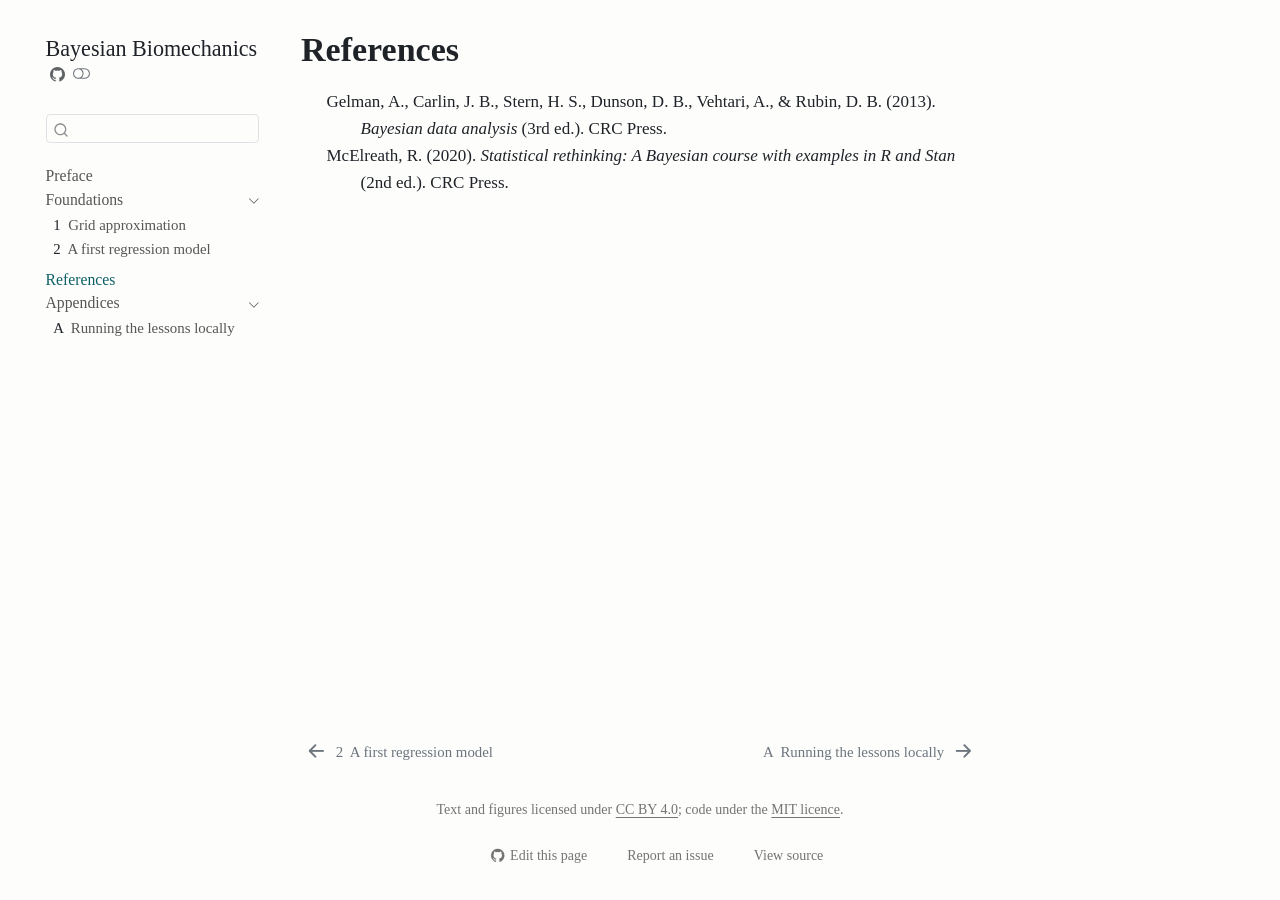
<file: references.html>
<!DOCTYPE html>
<html xmlns="http://www.w3.org/1999/xhtml" lang="en-GB" xml:lang="en-GB"><head>

<meta charset="utf-8">
<meta name="generator" content="quarto-1.9.38">

<meta name="viewport" content="width=device-width, initial-scale=1.0, user-scalable=yes">


<title>References – Bayesian Biomechanics</title>
<style>
/* Default styles provided by pandoc.
** See https://pandoc.org/MANUAL.html#variables-for-html for config info.
*/
code{white-space: pre-wrap;}
span.smallcaps{font-variant: small-caps;}
div.columns{display: flex; gap: min(4vw, 1.5em);}
div.column{flex: auto; overflow-x: auto;}
div.hanging-indent{margin-left: 1.5em; text-indent: -1.5em;}
ul.task-list{list-style: none;}
ul.task-list li input[type="checkbox"] {
  width: 0.8em;
  margin: 0 0.8em 0.2em -1em; /* quarto-specific, see https://github.com/quarto-dev/quarto-cli/issues/4556 */ 
  vertical-align: middle;
}
/* CSS for citations */
div.csl-bib-body { }
div.csl-entry {
  clear: both;
}
.hanging-indent div.csl-entry {
  margin-left:2em;
  text-indent:-2em;
}
div.csl-left-margin {
  min-width:2em;
  float:left;
}
div.csl-right-inline {
  margin-left:2em;
  padding-left:1em;
}
div.csl-indent {
  margin-left: 2em;
}</style>


<script src="site_libs/quarto-nav/quarto-nav.js"></script>
<script src="site_libs/quarto-nav/headroom.min.js"></script>
<script src="site_libs/clipboard/clipboard.min.js"></script>
<script src="site_libs/quarto-search/autocomplete.umd.js"></script>
<script src="site_libs/quarto-search/fuse.min.js"></script>
<script src="site_libs/quarto-search/quarto-search.js"></script>
<meta name="quarto:offset" content="./">
<link href="./appendix-setup/index.html" rel="next">
<link href="./02-first-regression/index.html" rel="prev">
<script src="site_libs/quarto-html/quarto.js" type="module"></script>
<script src="site_libs/quarto-html/tabsets/tabsets.js" type="module"></script>
<script src="site_libs/quarto-html/popper.min.js"></script>
<script src="site_libs/quarto-html/tippy.umd.min.js"></script>
<script src="site_libs/quarto-html/anchor.min.js"></script>
<link href="site_libs/quarto-html/tippy.css" rel="stylesheet">
<link href="site_libs/quarto-html/quarto-syntax-highlighting-6a50bd621f08fdc5c26e43d254df0a90.css" rel="stylesheet" class="quarto-color-scheme" id="quarto-text-highlighting-styles">
<link href="site_libs/quarto-html/quarto-syntax-highlighting-dark-9bfc61b20ce54e18ae6b25bf56d136e1.css" rel="stylesheet" class="quarto-color-scheme quarto-color-alternate" id="quarto-text-highlighting-styles">
<link href="site_libs/quarto-html/quarto-syntax-highlighting-6a50bd621f08fdc5c26e43d254df0a90.css" rel="stylesheet" class="quarto-color-scheme-extra" id="quarto-text-highlighting-styles">
<script src="site_libs/bootstrap/bootstrap.min.js"></script>
<link href="site_libs/bootstrap/bootstrap-icons.css" rel="stylesheet">
<link href="site_libs/bootstrap/bootstrap-0bfcbdbcf91d551d9c2b2b4191e0a2f6.min.css" rel="stylesheet" append-hash="true" class="quarto-color-scheme" id="quarto-bootstrap" data-mode="light">
<link href="site_libs/bootstrap/bootstrap-dark-08acdd9c3be60eac39060eaf189baf43.min.css" rel="stylesheet" append-hash="true" class="quarto-color-scheme quarto-color-alternate" id="quarto-bootstrap" data-mode="dark">
<link href="site_libs/bootstrap/bootstrap-0bfcbdbcf91d551d9c2b2b4191e0a2f6.min.css" rel="stylesheet" append-hash="true" class="quarto-color-scheme-extra" id="quarto-bootstrap" data-mode="light">
<script id="quarto-search-options" type="application/json">{
  "location": "sidebar",
  "copy-button": false,
  "collapse-after": 3,
  "panel-placement": "start",
  "type": "textbox",
  "limit": 50,
  "keyboard-shortcut": [
    "f",
    "/",
    "s"
  ],
  "show-item-context": false,
  "language": {
    "search-no-results-text": "No results",
    "search-matching-documents-text": "matching documents",
    "search-copy-link-title": "Copy link to search",
    "search-hide-matches-text": "Hide additional matches",
    "search-more-match-text": "more match in this document",
    "search-more-matches-text": "more matches in this document",
    "search-clear-button-title": "Clear",
    "search-text-placeholder": "",
    "search-detached-cancel-button-title": "Cancel",
    "search-submit-button-title": "Submit",
    "search-label": "Search"
  }
}</script>


</head>

<body class="nav-sidebar floating quarto-light"><script id="quarto-html-before-body" type="application/javascript">
    const toggleBodyColorMode = (bsSheetEl) => {
      const mode = bsSheetEl.getAttribute("data-mode");
      const bodyEl = window.document.querySelector("body");
      if (mode === "dark") {
        bodyEl.classList.add("quarto-dark");
        bodyEl.classList.remove("quarto-light");
      } else {
        bodyEl.classList.add("quarto-light");
        bodyEl.classList.remove("quarto-dark");
      }
    }
    const toggleBodyColorPrimary = () => {
      const bsSheetEl = window.document.querySelector("link#quarto-bootstrap:not([rel=disabled-stylesheet])");
      if (bsSheetEl) {
        toggleBodyColorMode(bsSheetEl);
      }
    }
    const setColorSchemeToggle = (alternate) => {
      const toggles = window.document.querySelectorAll('.quarto-color-scheme-toggle');
      for (let i=0; i < toggles.length; i++) {
        const toggle = toggles[i];
        if (toggle) {
          if (alternate) {
            toggle.classList.add("alternate");
          } else {
            toggle.classList.remove("alternate");
          }
        }
      }
    };
    const toggleColorMode = (alternate) => {
      // Switch the stylesheets
      const primaryStylesheets = window.document.querySelectorAll('link.quarto-color-scheme:not(.quarto-color-alternate)');
      const alternateStylesheets = window.document.querySelectorAll('link.quarto-color-scheme.quarto-color-alternate');
      manageTransitions('#quarto-margin-sidebar .nav-link', false);
      if (alternate) {
        // note: dark is layered on light, we don't disable primary!
        enableStylesheet(alternateStylesheets);
        for (const sheetNode of alternateStylesheets) {
          if (sheetNode.id === "quarto-bootstrap") {
            toggleBodyColorMode(sheetNode);
          }
        }
      } else {
        disableStylesheet(alternateStylesheets);
        enableStylesheet(primaryStylesheets)
        toggleBodyColorPrimary();
      }
      manageTransitions('#quarto-margin-sidebar .nav-link', true);
      // Switch the toggles
      setColorSchemeToggle(alternate)
      // Hack to workaround the fact that safari doesn't
      // properly recolor the scrollbar when toggling (#1455)
      if (navigator.userAgent.indexOf('Safari') > 0 && navigator.userAgent.indexOf('Chrome') == -1) {
        manageTransitions("body", false);
        window.scrollTo(0, 1);
        setTimeout(() => {
          window.scrollTo(0, 0);
          manageTransitions("body", true);
        }, 40);
      }
    }
    const disableStylesheet = (stylesheets) => {
      for (let i=0; i < stylesheets.length; i++) {
        const stylesheet = stylesheets[i];
        stylesheet.rel = 'disabled-stylesheet';
      }
    }
    const enableStylesheet = (stylesheets) => {
      for (let i=0; i < stylesheets.length; i++) {
        const stylesheet = stylesheets[i];
        if(stylesheet.rel !== 'stylesheet') { // for Chrome, which will still FOUC without this check
          stylesheet.rel = 'stylesheet';
        }
      }
    }
    const manageTransitions = (selector, allowTransitions) => {
      const els = window.document.querySelectorAll(selector);
      for (let i=0; i < els.length; i++) {
        const el = els[i];
        if (allowTransitions) {
          el.classList.remove('notransition');
        } else {
          el.classList.add('notransition');
        }
      }
    }
    const isFileUrl = () => {
      return window.location.protocol === 'file:';
    }
    const hasAlternateSentinel = () => {
      let styleSentinel = getColorSchemeSentinel();
      if (styleSentinel !== null) {
        return styleSentinel === "alternate";
      } else {
        return false;
      }
    }
    const setStyleSentinel = (alternate) => {
      const value = alternate ? "alternate" : "default";
      if (!isFileUrl()) {
        window.localStorage.setItem("quarto-color-scheme", value);
      } else {
        localAlternateSentinel = value;
      }
    }
    const getColorSchemeSentinel = () => {
      if (!isFileUrl()) {
        const storageValue = window.localStorage.getItem("quarto-color-scheme");
        return storageValue != null ? storageValue : localAlternateSentinel;
      } else {
        return localAlternateSentinel;
      }
    }
    const toggleGiscusIfUsed = (isAlternate, darkModeDefault) => {
      const baseTheme = document.querySelector('#giscus-base-theme')?.value ?? 'light';
      const alternateTheme = document.querySelector('#giscus-alt-theme')?.value ?? 'dark';
      let newTheme = '';
      if(authorPrefersDark) {
        newTheme = isAlternate ? baseTheme : alternateTheme;
      } else {
        newTheme = isAlternate ? alternateTheme : baseTheme;
      }
      const changeGiscusTheme = () => {
        // From: https://github.com/giscus/giscus/issues/336
        const sendMessage = (message) => {
          const iframe = document.querySelector('iframe.giscus-frame');
          if (!iframe) return;
          iframe.contentWindow.postMessage({ giscus: message }, 'https://giscus.app');
        }
        sendMessage({
          setConfig: {
            theme: newTheme
          }
        });
      }
      const isGiscussLoaded = window.document.querySelector('iframe.giscus-frame') !== null;
      if (isGiscussLoaded) {
        changeGiscusTheme();
      }
    };
    const authorPrefersDark = false;
    const darkModeDefault = authorPrefersDark;
      document.querySelector('link#quarto-text-highlighting-styles.quarto-color-scheme-extra').rel = 'disabled-stylesheet';
      document.querySelector('link#quarto-bootstrap.quarto-color-scheme-extra').rel = 'disabled-stylesheet';
    let localAlternateSentinel = darkModeDefault ? 'alternate' : 'default';
    // Dark / light mode switch
    window.quartoToggleColorScheme = () => {
      // Read the current dark / light value
      let toAlternate = !hasAlternateSentinel();
      toggleColorMode(toAlternate);
      setStyleSentinel(toAlternate);
      toggleGiscusIfUsed(toAlternate, darkModeDefault);
      window.dispatchEvent(new Event('resize'));
    };
    // Switch to dark mode if need be
    if (hasAlternateSentinel()) {
      toggleColorMode(true);
    } else {
      toggleColorMode(false);
    }
  </script>

<div id="quarto-search-results"></div>
  <header id="quarto-header" class="headroom fixed-top">
  <nav class="quarto-secondary-nav">
    <div class="container-fluid d-flex">
      <button type="button" class="quarto-btn-toggle btn" data-bs-toggle="collapse" role="button" data-bs-target=".quarto-sidebar-collapse-item" aria-controls="quarto-sidebar" aria-expanded="false" aria-label="Toggle sidebar navigation" onclick="if (window.quartoToggleHeadroom) { window.quartoToggleHeadroom(); }">
        <i class="bi bi-layout-text-sidebar-reverse"></i>
      </button>
        <nav class="quarto-page-breadcrumbs" aria-label="breadcrumb"><ol class="breadcrumb"><li class="breadcrumb-item"><a href="./references.html">References</a></li></ol></nav>
        <a class="flex-grow-1" role="navigation" data-bs-toggle="collapse" data-bs-target=".quarto-sidebar-collapse-item" aria-controls="quarto-sidebar" aria-expanded="false" aria-label="Toggle sidebar navigation" onclick="if (window.quartoToggleHeadroom) { window.quartoToggleHeadroom(); }">      
        </a>
      <button type="button" class="btn quarto-search-button" aria-label="Search" onclick="window.quartoOpenSearch();">
        <i class="bi bi-search"></i>
      </button>
    </div>
  </nav>
</header>
<!-- content -->
<div id="quarto-content" class="quarto-container page-columns page-rows-contents page-layout-article">
<!-- sidebar -->
  <nav id="quarto-sidebar" class="sidebar collapse collapse-horizontal quarto-sidebar-collapse-item sidebar-navigation floating overflow-auto">
    <div class="pt-lg-2 mt-2 text-left sidebar-header">
    <div class="sidebar-title mb-0 py-0">
      <a href="./">Bayesian Biomechanics</a> 
        <div class="sidebar-tools-main">
    <a href="https://github.com/jobindjohn/bayesian-biomechanics" title="Source Code" class="quarto-navigation-tool px-1" aria-label="Source Code"><i class="bi bi-github"></i></a>
  <a href="" class="quarto-color-scheme-toggle quarto-navigation-tool  px-1" onclick="window.quartoToggleColorScheme(); return false;" title="Toggle dark mode"><i class="bi"></i></a>
</div>
    </div>
      </div>
        <div class="mt-2 flex-shrink-0 align-items-center">
        <div class="sidebar-search">
        <div id="quarto-search" class="" title="Search"></div>
        </div>
        </div>
    <div class="sidebar-menu-container"> 
    <ul class="list-unstyled mt-1">
        <li class="sidebar-item">
  <div class="sidebar-item-container"> 
  <a href="./index.html" class="sidebar-item-text sidebar-link">
 <span class="menu-text">Preface</span></a>
  </div>
</li>
        <li class="sidebar-item sidebar-item-section">
      <div class="sidebar-item-container"> 
            <a class="sidebar-item-text sidebar-link text-start" data-bs-toggle="collapse" data-bs-target="#quarto-sidebar-section-1" role="navigation" aria-expanded="true">
 <span class="menu-text">Foundations</span></a>
          <a class="sidebar-item-toggle text-start" data-bs-toggle="collapse" data-bs-target="#quarto-sidebar-section-1" role="navigation" aria-expanded="true" aria-label="Toggle section">
            <i class="bi bi-chevron-right ms-2"></i>
          </a> 
      </div>
      <ul id="quarto-sidebar-section-1" class="collapse list-unstyled sidebar-section depth1 show">  
          <li class="sidebar-item">
  <div class="sidebar-item-container"> 
  <a href="./01-grid-approximation/index.html" class="sidebar-item-text sidebar-link">
 <span class="menu-text"><span class="chapter-number">1</span>&nbsp; <span class="chapter-title">Grid approximation</span></span></a>
  </div>
</li>
          <li class="sidebar-item">
  <div class="sidebar-item-container"> 
  <a href="./02-first-regression/index.html" class="sidebar-item-text sidebar-link">
 <span class="menu-text"><span class="chapter-number">2</span>&nbsp; <span class="chapter-title">A first regression model</span></span></a>
  </div>
</li>
      </ul>
  </li>
        <li class="sidebar-item">
  <div class="sidebar-item-container"> 
  <a href="./references.html" class="sidebar-item-text sidebar-link active">
 <span class="menu-text">References</span></a>
  </div>
</li>
        <li class="sidebar-item sidebar-item-section">
      <div class="sidebar-item-container"> 
            <a class="sidebar-item-text sidebar-link text-start" data-bs-toggle="collapse" data-bs-target="#quarto-sidebar-section-2" role="navigation" aria-expanded="true">
 <span class="menu-text">Appendices</span></a>
          <a class="sidebar-item-toggle text-start" data-bs-toggle="collapse" data-bs-target="#quarto-sidebar-section-2" role="navigation" aria-expanded="true" aria-label="Toggle section">
            <i class="bi bi-chevron-right ms-2"></i>
          </a> 
      </div>
      <ul id="quarto-sidebar-section-2" class="collapse list-unstyled sidebar-section depth1 show">  
          <li class="sidebar-item">
  <div class="sidebar-item-container"> 
  <a href="./appendix-setup/index.html" class="sidebar-item-text sidebar-link">
 <span class="menu-text"><span class="chapter-number">A</span>&nbsp; <span class="chapter-title">Running the lessons locally</span></span></a>
  </div>
</li>
      </ul>
  </li>
    </ul>
    </div>
</nav>
<div id="quarto-sidebar-glass" class="quarto-sidebar-collapse-item" data-bs-toggle="collapse" data-bs-target=".quarto-sidebar-collapse-item"></div>
<!-- margin-sidebar -->
    <div id="quarto-margin-sidebar" class="sidebar margin-sidebar zindex-bottom">
        
    </div>
<!-- main -->
<main class="content" id="quarto-document-content">


<header id="title-block-header" class="quarto-title-block default">
<div class="quarto-title">
<h1 class="title">References</h1>
</div>



<div class="quarto-title-meta">

    
  
    
  </div>
  


</header>


<div id="refs" class="references csl-bib-body hanging-indent" data-entry-spacing="0" data-line-spacing="2" role="list">
<div id="ref-gelman2013" class="csl-entry" role="listitem">
Gelman, A., Carlin, J. B., Stern, H. S., Dunson, D. B., Vehtari, A.,
&amp; Rubin, D. B. (2013). <em>Bayesian data analysis</em> (3rd ed.).
CRC Press.
</div>
<div id="ref-mcelreath2020" class="csl-entry" role="listitem">
McElreath, R. (2020). <em>Statistical rethinking: A
<span>Bayesian</span> course with examples in <span>R</span> and
<span>Stan</span></em> (2nd ed.). CRC Press.
</div>
</div>



</main> <!-- /main -->
<script id="quarto-html-after-body" type="application/javascript">
  window.document.addEventListener("DOMContentLoaded", function (event) {
    // Ensure there is a toggle, if there isn't float one in the top right
    if (window.document.querySelector('.quarto-color-scheme-toggle') === null) {
      const a = window.document.createElement('a');
      a.classList.add('top-right');
      a.classList.add('quarto-color-scheme-toggle');
      a.href = "";
      a.onclick = function() { try { window.quartoToggleColorScheme(); } catch {} return false; };
      const i = window.document.createElement("i");
      i.classList.add('bi');
      a.appendChild(i);
      window.document.body.appendChild(a);
    }
    setColorSchemeToggle(hasAlternateSentinel())
    const icon = "";
    const anchorJS = new window.AnchorJS();
    anchorJS.options = {
      placement: 'right',
      icon: icon
    };
    anchorJS.add('.anchored');
    const isCodeAnnotation = (el) => {
      for (const clz of el.classList) {
        if (clz.startsWith('code-annotation-')) {                     
          return true;
        }
      }
      return false;
    }
    const onCopySuccess = function(e) {
      // button target
      const button = e.trigger;
      // don't keep focus
      button.blur();
      // flash "checked"
      button.classList.add('code-copy-button-checked');
      var currentTitle = button.getAttribute("title");
      button.setAttribute("title", "Copied!");
      let tooltip;
      if (window.bootstrap) {
        button.setAttribute("data-bs-toggle", "tooltip");
        button.setAttribute("data-bs-placement", "left");
        button.setAttribute("data-bs-title", "Copied!");
        tooltip = new bootstrap.Tooltip(button, 
          { trigger: "manual", 
            customClass: "code-copy-button-tooltip",
            offset: [0, -8]});
        tooltip.show();    
      }
      setTimeout(function() {
        if (tooltip) {
          tooltip.hide();
          button.removeAttribute("data-bs-title");
          button.removeAttribute("data-bs-toggle");
          button.removeAttribute("data-bs-placement");
        }
        button.setAttribute("title", currentTitle);
        button.classList.remove('code-copy-button-checked');
      }, 1000);
      // clear code selection
      e.clearSelection();
    }
    const getTextToCopy = function(trigger) {
      const outerScaffold = trigger.parentElement.cloneNode(true);
      const codeEl = outerScaffold.querySelector('code');
      for (const childEl of codeEl.children) {
        if (isCodeAnnotation(childEl)) {
          childEl.remove();
        }
      }
      return codeEl.innerText;
    }
    const clipboard = new window.ClipboardJS('.code-copy-button:not([data-in-quarto-modal])', {
      text: getTextToCopy
    });
    clipboard.on('success', onCopySuccess);
    if (window.document.getElementById('quarto-embedded-source-code-modal')) {
      const clipboardModal = new window.ClipboardJS('.code-copy-button[data-in-quarto-modal]', {
        text: getTextToCopy,
        container: window.document.getElementById('quarto-embedded-source-code-modal')
      });
      clipboardModal.on('success', onCopySuccess);
    }
      var localhostRegex = new RegExp(/^(?:http|https):\/\/localhost\:?[0-9]*\//);
      var mailtoRegex = new RegExp(/^mailto:/);
        var filterRegex = new RegExp("https:\/\/jobindjohn\.github\.io\/bayesian-biomechanics\/");
      var isInternal = (href) => {
          return filterRegex.test(href) || localhostRegex.test(href) || mailtoRegex.test(href);
      }
      // Inspect non-navigation links and adorn them if external
     var links = window.document.querySelectorAll('a[href]:not(.nav-link):not(.navbar-brand):not(.toc-action):not(.sidebar-link):not(.sidebar-item-toggle):not(.pagination-link):not(.no-external):not([aria-hidden]):not(.dropdown-item):not(.quarto-navigation-tool):not(.about-link)');
      for (var i=0; i<links.length; i++) {
        const link = links[i];
        if (!isInternal(link.href)) {
          // undo the damage that might have been done by quarto-nav.js in the case of
          // links that we want to consider external
          if (link.dataset.originalHref !== undefined) {
            link.href = link.dataset.originalHref;
          }
        }
      }
    function tippyHover(el, contentFn, onTriggerFn, onUntriggerFn) {
      const config = {
        allowHTML: true,
        maxWidth: 500,
        delay: 100,
        arrow: false,
        appendTo: function(el) {
            return el.parentElement;
        },
        interactive: true,
        interactiveBorder: 10,
        theme: 'quarto',
        placement: 'bottom-start',
      };
      if (contentFn) {
        config.content = contentFn;
      }
      if (onTriggerFn) {
        config.onTrigger = onTriggerFn;
      }
      if (onUntriggerFn) {
        config.onUntrigger = onUntriggerFn;
      }
      window.tippy(el, config); 
    }
    const noterefs = window.document.querySelectorAll('a[role="doc-noteref"]');
    for (var i=0; i<noterefs.length; i++) {
      const ref = noterefs[i];
      tippyHover(ref, function() {
        // use id or data attribute instead here
        let href = ref.getAttribute('data-footnote-href') || ref.getAttribute('href');
        try { href = new URL(href).hash; } catch {}
        const id = href.replace(/^#\/?/, "");
        const note = window.document.getElementById(id);
        if (note) {
          return note.innerHTML;
        } else {
          return "";
        }
      });
    }
    const xrefs = window.document.querySelectorAll('a.quarto-xref');
    const processXRef = (id, note) => {
      // Strip column container classes
      const stripColumnClz = (el) => {
        el.classList.remove("page-full", "page-columns");
        if (el.children) {
          for (const child of el.children) {
            stripColumnClz(child);
          }
        }
      }
      stripColumnClz(note)
      if (id === null || id.startsWith('sec-')) {
        // Special case sections, only their first couple elements
        const container = document.createElement("div");
        if (note.children && note.children.length > 2) {
          container.appendChild(note.children[0].cloneNode(true));
          for (let i = 1; i < note.children.length; i++) {
            const child = note.children[i];
            if (child.tagName === "P" && child.innerText === "") {
              continue;
            } else {
              container.appendChild(child.cloneNode(true));
              break;
            }
          }
          if (window.Quarto?.typesetMath) {
            window.Quarto.typesetMath(container);
          }
          return container.innerHTML
        } else {
          if (window.Quarto?.typesetMath) {
            window.Quarto.typesetMath(note);
          }
          return note.innerHTML;
        }
      } else {
        // Remove any anchor links if they are present
        const anchorLink = note.querySelector('a.anchorjs-link');
        if (anchorLink) {
          anchorLink.remove();
        }
        if (window.Quarto?.typesetMath) {
          window.Quarto.typesetMath(note);
        }
        if (note.classList.contains("callout")) {
          return note.outerHTML;
        } else {
          return note.innerHTML;
        }
      }
    }
    for (var i=0; i<xrefs.length; i++) {
      const xref = xrefs[i];
      tippyHover(xref, undefined, function(instance) {
        instance.disable();
        let url = xref.getAttribute('href');
        let hash = undefined; 
        if (url.startsWith('#')) {
          hash = url;
        } else {
          try { hash = new URL(url).hash; } catch {}
        }
        if (hash) {
          const id = hash.replace(/^#\/?/, "");
          const note = window.document.getElementById(id);
          if (note !== null) {
            try {
              const html = processXRef(id, note.cloneNode(true));
              instance.setContent(html);
            } finally {
              instance.enable();
              instance.show();
            }
          } else {
            // See if we can fetch this
            fetch(url.split('#')[0])
            .then(res => res.text())
            .then(html => {
              const parser = new DOMParser();
              const htmlDoc = parser.parseFromString(html, "text/html");
              const note = htmlDoc.getElementById(id);
              if (note !== null) {
                const html = processXRef(id, note);
                instance.setContent(html);
              } 
            }).finally(() => {
              instance.enable();
              instance.show();
            });
          }
        } else {
          // See if we can fetch a full url (with no hash to target)
          // This is a special case and we should probably do some content thinning / targeting
          fetch(url)
          .then(res => res.text())
          .then(html => {
            const parser = new DOMParser();
            const htmlDoc = parser.parseFromString(html, "text/html");
            const note = htmlDoc.querySelector('main.content');
            if (note !== null) {
              // This should only happen for chapter cross references
              // (since there is no id in the URL)
              // remove the first header
              if (note.children.length > 0 && note.children[0].tagName === "HEADER") {
                note.children[0].remove();
              }
              const html = processXRef(null, note);
              instance.setContent(html);
            } 
          }).finally(() => {
            instance.enable();
            instance.show();
          });
        }
      }, function(instance) {
      });
    }
        let selectedAnnoteEl;
        const selectorForAnnotation = ( cell, annotation) => {
          let cellAttr = 'data-code-cell="' + cell + '"';
          let lineAttr = 'data-code-annotation="' +  annotation + '"';
          const selector = 'span[' + cellAttr + '][' + lineAttr + ']';
          return selector;
        }
        const selectCodeLines = (annoteEl) => {
          const doc = window.document;
          const targetCell = annoteEl.getAttribute("data-target-cell");
          const targetAnnotation = annoteEl.getAttribute("data-target-annotation");
          const annoteSpan = window.document.querySelector(selectorForAnnotation(targetCell, targetAnnotation));
          const lines = annoteSpan.getAttribute("data-code-lines").split(",");
          const lineIds = lines.map((line) => {
            return targetCell + "-" + line;
          })
          let top = null;
          let height = null;
          let parent = null;
          if (lineIds.length > 0) {
              //compute the position of the single el (top and bottom and make a div)
              const el = window.document.getElementById(lineIds[0]);
              top = el.offsetTop;
              height = el.offsetHeight;
              parent = el.parentElement.parentElement;
            if (lineIds.length > 1) {
              const lastEl = window.document.getElementById(lineIds[lineIds.length - 1]);
              const bottom = lastEl.offsetTop + lastEl.offsetHeight;
              height = bottom - top;
            }
            if (top !== null && height !== null && parent !== null) {
              // cook up a div (if necessary) and position it 
              let div = window.document.getElementById("code-annotation-line-highlight");
              if (div === null) {
                div = window.document.createElement("div");
                div.setAttribute("id", "code-annotation-line-highlight");
                div.style.position = 'absolute';
                parent.appendChild(div);
              }
              div.style.top = top - 2 + "px";
              div.style.height = height + 4 + "px";
              div.style.left = 0;
              let gutterDiv = window.document.getElementById("code-annotation-line-highlight-gutter");
              if (gutterDiv === null) {
                gutterDiv = window.document.createElement("div");
                gutterDiv.setAttribute("id", "code-annotation-line-highlight-gutter");
                gutterDiv.style.position = 'absolute';
                const codeCell = window.document.getElementById(targetCell);
                const gutter = codeCell.querySelector('.code-annotation-gutter');
                gutter.appendChild(gutterDiv);
              }
              gutterDiv.style.top = top - 2 + "px";
              gutterDiv.style.height = height + 4 + "px";
            }
            selectedAnnoteEl = annoteEl;
          }
        };
        const unselectCodeLines = () => {
          const elementsIds = ["code-annotation-line-highlight", "code-annotation-line-highlight-gutter"];
          elementsIds.forEach((elId) => {
            const div = window.document.getElementById(elId);
            if (div) {
              div.remove();
            }
          });
          selectedAnnoteEl = undefined;
        };
          // Handle positioning of the toggle
      window.addEventListener(
        "resize",
        throttle(() => {
          elRect = undefined;
          if (selectedAnnoteEl) {
            selectCodeLines(selectedAnnoteEl);
          }
        }, 10)
      );
      function throttle(fn, ms) {
      let throttle = false;
      let timer;
        return (...args) => {
          if(!throttle) { // first call gets through
              fn.apply(this, args);
              throttle = true;
          } else { // all the others get throttled
              if(timer) clearTimeout(timer); // cancel #2
              timer = setTimeout(() => {
                fn.apply(this, args);
                timer = throttle = false;
              }, ms);
          }
        };
      }
        // Attach click handler to the DT
        const annoteDls = window.document.querySelectorAll('dt[data-target-cell]');
        for (const annoteDlNode of annoteDls) {
          annoteDlNode.addEventListener('click', (event) => {
            const clickedEl = event.target;
            if (clickedEl !== selectedAnnoteEl) {
              unselectCodeLines();
              const activeEl = window.document.querySelector('dt[data-target-cell].code-annotation-active');
              if (activeEl) {
                activeEl.classList.remove('code-annotation-active');
              }
              selectCodeLines(clickedEl);
              clickedEl.classList.add('code-annotation-active');
            } else {
              // Unselect the line
              unselectCodeLines();
              clickedEl.classList.remove('code-annotation-active');
            }
          });
        }
    const findCites = (el) => {
      const parentEl = el.parentElement;
      if (parentEl) {
        const cites = parentEl.dataset.cites;
        if (cites) {
          return {
            el,
            cites: cites.split(' ')
          };
        } else {
          return findCites(el.parentElement)
        }
      } else {
        return undefined;
      }
    };
    var bibliorefs = window.document.querySelectorAll('a[role="doc-biblioref"]');
    for (var i=0; i<bibliorefs.length; i++) {
      const ref = bibliorefs[i];
      const citeInfo = findCites(ref);
      if (citeInfo) {
        tippyHover(citeInfo.el, function() {
          var popup = window.document.createElement('div');
          citeInfo.cites.forEach(function(cite) {
            var citeDiv = window.document.createElement('div');
            citeDiv.classList.add('hanging-indent');
            citeDiv.classList.add('csl-entry');
            var biblioDiv = window.document.getElementById('ref-' + cite);
            if (biblioDiv) {
              citeDiv.innerHTML = biblioDiv.innerHTML;
            }
            popup.appendChild(citeDiv);
          });
          return popup.innerHTML;
        });
      }
    }
  });
  </script>
<nav class="page-navigation">
  <div class="nav-page nav-page-previous">
      <a href="./02-first-regression/index.html" class="pagination-link" aria-label="A first regression model">
        <i class="bi bi-arrow-left-short"></i> <span class="nav-page-text"><span class="chapter-number">2</span>&nbsp; <span class="chapter-title">A first regression model</span></span>
      </a>          
  </div>
  <div class="nav-page nav-page-next">
      <a href="./appendix-setup/index.html" class="pagination-link" aria-label="Running the lessons locally">
        <span class="nav-page-text"><span class="chapter-number">A</span>&nbsp; <span class="chapter-title">Running the lessons locally</span></span> <i class="bi bi-arrow-right-short"></i>
      </a>
  </div>
</nav>
</div> <!-- /content -->
<footer class="footer">
  <div class="nav-footer">
    <div class="nav-footer-left">
      &nbsp;
    </div>   
    <div class="nav-footer-center">
<p>Text and figures licensed under <a href="https://creativecommons.org/licenses/by/4.0/">CC BY 4.0</a>; code under the <a href="https://github.com/jobindjohn/bayesian-biomechanics/blob/main/LICENSE">MIT licence</a>.</p>
<div class="toc-actions"><ul><li><a href="https://github.com/jobindjohn/bayesian-biomechanics/edit/main/references.qmd" class="toc-action"><i class="bi bi-github"></i>Edit this page</a></li><li><a href="https://github.com/jobindjohn/bayesian-biomechanics/issues/new" class="toc-action"><i class="bi empty"></i>Report an issue</a></li><li><a href="https://github.com/jobindjohn/bayesian-biomechanics/blob/main/references.qmd" class="toc-action"><i class="bi empty"></i>View source</a></li></ul></div></div>
    <div class="nav-footer-right">
      &nbsp;
    </div>
  </div>
</footer>




</body></html>
</file>
<file: site_libs/quarto-html/tippy.css>
.tippy-box[data-animation=fade][data-state=hidden]{opacity:0}[data-tippy-root]{max-width:calc(100vw - 10px)}.tippy-box{position:relative;background-color:#333;color:#fff;border-radius:4px;font-size:14px;line-height:1.4;white-space:normal;outline:0;transition-property:transform,visibility,opacity}.tippy-box[data-placement^=top]>.tippy-arrow{bottom:0}.tippy-box[data-placement^=top]>.tippy-arrow:before{bottom:-7px;left:0;border-width:8px 8px 0;border-top-color:initial;transform-origin:center top}.tippy-box[data-placement^=bottom]>.tippy-arrow{top:0}.tippy-box[data-placement^=bottom]>.tippy-arrow:before{top:-7px;left:0;border-width:0 8px 8px;border-bottom-color:initial;transform-origin:center bottom}.tippy-box[data-placement^=left]>.tippy-arrow{right:0}.tippy-box[data-placement^=left]>.tippy-arrow:before{border-width:8px 0 8px 8px;border-left-color:initial;right:-7px;transform-origin:center left}.tippy-box[data-placement^=right]>.tippy-arrow{left:0}.tippy-box[data-placement^=right]>.tippy-arrow:before{left:-7px;border-width:8px 8px 8px 0;border-right-color:initial;transform-origin:center right}.tippy-box[data-inertia][data-state=visible]{transition-timing-function:cubic-bezier(.54,1.5,.38,1.11)}.tippy-arrow{width:16px;height:16px;color:#333}.tippy-arrow:before{content:"";position:absolute;border-color:transparent;border-style:solid}.tippy-content{position:relative;padding:5px 9px;z-index:1}
</file>
<file: site_libs/quarto-html/quarto-syntax-highlighting-6a50bd621f08fdc5c26e43d254df0a90.css>
/* quarto syntax highlight colors */
:root {
  --quarto-hl-ot-color: #003B4F;
  --quarto-hl-at-color: #657422;
  --quarto-hl-ss-color: #20794D;
  --quarto-hl-an-color: #5E5E5E;
  --quarto-hl-fu-color: #4758AB;
  --quarto-hl-st-color: #20794D;
  --quarto-hl-cf-color: #003B4F;
  --quarto-hl-op-color: #5E5E5E;
  --quarto-hl-er-color: #AD0000;
  --quarto-hl-bn-color: #AD0000;
  --quarto-hl-al-color: #AD0000;
  --quarto-hl-va-color: #111111;
  --quarto-hl-bu-color: inherit;
  --quarto-hl-ex-color: inherit;
  --quarto-hl-pp-color: #AD0000;
  --quarto-hl-in-color: #5E5E5E;
  --quarto-hl-vs-color: #20794D;
  --quarto-hl-wa-color: #5E5E5E;
  --quarto-hl-do-color: #5E5E5E;
  --quarto-hl-im-color: #00769E;
  --quarto-hl-ch-color: #20794D;
  --quarto-hl-dt-color: #AD0000;
  --quarto-hl-fl-color: #AD0000;
  --quarto-hl-co-color: #5E5E5E;
  --quarto-hl-cv-color: #5E5E5E;
  --quarto-hl-cn-color: #8f5902;
  --quarto-hl-sc-color: #5E5E5E;
  --quarto-hl-dv-color: #AD0000;
  --quarto-hl-kw-color: #003B4F;
}

/* other quarto variables */
:root {
  --quarto-font-monospace: JetBrains Mono;
}

/* syntax highlight based on Pandoc's rules */
pre > code.sourceCode > span {
  color: #003B4F;
}

code.sourceCode > span {
  color: #003B4F;
}

div.sourceCode,
div.sourceCode pre.sourceCode {
  color: #003B4F;
}

/* Normal */
code span {
  color: #003B4F;
}

/* Alert */
code span.al {
  color: #AD0000;
  font-style: inherit;
}

/* Annotation */
code span.an {
  color: #5E5E5E;
  font-style: inherit;
}

/* Attribute */
code span.at {
  color: #657422;
  font-style: inherit;
}

/* BaseN */
code span.bn {
  color: #AD0000;
  font-style: inherit;
}

/* BuiltIn */
code span.bu {
  font-style: inherit;
}

/* ControlFlow */
code span.cf {
  color: #003B4F;
  font-weight: bold;
  font-style: inherit;
}

/* Char */
code span.ch {
  color: #20794D;
  font-style: inherit;
}

/* Constant */
code span.cn {
  color: #8f5902;
  font-style: inherit;
}

/* Comment */
code span.co {
  color: #5E5E5E;
  font-style: inherit;
}

/* CommentVar */
code span.cv {
  color: #5E5E5E;
  font-style: italic;
}

/* Documentation */
code span.do {
  color: #5E5E5E;
  font-style: italic;
}

/* DataType */
code span.dt {
  color: #AD0000;
  font-style: inherit;
}

/* DecVal */
code span.dv {
  color: #AD0000;
  font-style: inherit;
}

/* Error */
code span.er {
  color: #AD0000;
  font-style: inherit;
}

/* Extension */
code span.ex {
  font-style: inherit;
}

/* Float */
code span.fl {
  color: #AD0000;
  font-style: inherit;
}

/* Function */
code span.fu {
  color: #4758AB;
  font-style: inherit;
}

/* Import */
code span.im {
  color: #00769E;
  font-style: inherit;
}

/* Information */
code span.in {
  color: #5E5E5E;
  font-style: inherit;
}

/* Keyword */
code span.kw {
  color: #003B4F;
  font-weight: bold;
  font-style: inherit;
}

/* Operator */
code span.op {
  color: #5E5E5E;
  font-style: inherit;
}

/* Other */
code span.ot {
  color: #003B4F;
  font-style: inherit;
}

/* Preprocessor */
code span.pp {
  color: #AD0000;
  font-style: inherit;
}

/* SpecialChar */
code span.sc {
  color: #5E5E5E;
  font-style: inherit;
}

/* SpecialString */
code span.ss {
  color: #20794D;
  font-style: inherit;
}

/* String */
code span.st {
  color: #20794D;
  font-style: inherit;
}

/* Variable */
code span.va {
  color: #111111;
  font-style: inherit;
}

/* VerbatimString */
code span.vs {
  color: #20794D;
  font-style: inherit;
}

/* Warning */
code span.wa {
  color: #5E5E5E;
  font-style: italic;
}

.prevent-inlining {
  content: "</";
}

/*# sourceMappingURL=578e078b04c633f505ec7d1e5e16062d.css.map */
</file>
<file: site_libs/quarto-html/quarto-syntax-highlighting-dark-9bfc61b20ce54e18ae6b25bf56d136e1.css>
/* quarto syntax highlight colors */
:root {
  --quarto-hl-al-color: #f07178;
  --quarto-hl-an-color: #d4d0ab;
  --quarto-hl-at-color: #00e0e0;
  --quarto-hl-bn-color: #d4d0ab;
  --quarto-hl-bu-color: #abe338;
  --quarto-hl-ch-color: #abe338;
  --quarto-hl-co-color: #f8f8f2;
  --quarto-hl-cv-color: #ffd700;
  --quarto-hl-cn-color: #ffd700;
  --quarto-hl-cf-color: #ffa07a;
  --quarto-hl-dt-color: #ffa07a;
  --quarto-hl-dv-color: #d4d0ab;
  --quarto-hl-do-color: #f8f8f2;
  --quarto-hl-er-color: #f07178;
  --quarto-hl-ex-color: #00e0e0;
  --quarto-hl-fl-color: #d4d0ab;
  --quarto-hl-fu-color: #ffa07a;
  --quarto-hl-im-color: #abe338;
  --quarto-hl-in-color: #d4d0ab;
  --quarto-hl-kw-color: #ffa07a;
  --quarto-hl-op-color: #ffa07a;
  --quarto-hl-ot-color: #00e0e0;
  --quarto-hl-pp-color: #dcc6e0;
  --quarto-hl-re-color: #00e0e0;
  --quarto-hl-sc-color: #abe338;
  --quarto-hl-ss-color: #abe338;
  --quarto-hl-st-color: #abe338;
  --quarto-hl-va-color: #00e0e0;
  --quarto-hl-vs-color: #abe338;
  --quarto-hl-wa-color: #dcc6e0;
}

/* other quarto variables */
:root {
  --quarto-font-monospace: JetBrains Mono;
}

/* syntax highlight based on Pandoc's rules */
pre > code.sourceCode > span {
  color: #f8f8f2;
}

code.sourceCode > span {
  color: #f8f8f2;
}

div.sourceCode,
div.sourceCode pre.sourceCode {
  color: #f8f8f2;
}

/* Normal */
code span {
  color: #f8f8f2;
}

/* Alert */
code span.al {
  color: #f07178;
}

/* Annotation */
code span.an {
  color: #d4d0ab;
}

/* Attribute */
code span.at {
  color: #00e0e0;
}

/* BaseN */
code span.bn {
  color: #d4d0ab;
}

/* BuiltIn */
code span.bu {
  color: #abe338;
}

/* ControlFlow */
code span.cf {
  font-weight: bold;
  color: #ffa07a;
}

/* Char */
code span.ch {
  color: #abe338;
}

/* Constant */
code span.cn {
  color: #ffd700;
}

/* Comment */
code span.co {
  font-style: italic;
  color: #f8f8f2;
}

/* CommentVar */
code span.cv {
  color: #ffd700;
}

/* Documentation */
code span.do {
  color: #f8f8f2;
}

/* DataType */
code span.dt {
  color: #ffa07a;
}

/* DecVal */
code span.dv {
  color: #d4d0ab;
}

/* Error */
code span.er {
  color: #f07178;
  text-decoration: underline;
}

/* Extension */
code span.ex {
  font-weight: bold;
  color: #00e0e0;
}

/* Float */
code span.fl {
  color: #d4d0ab;
}

/* Function */
code span.fu {
  color: #ffa07a;
}

/* Import */
code span.im {
  color: #abe338;
}

/* Information */
code span.in {
  color: #d4d0ab;
}

/* Keyword */
code span.kw {
  font-weight: bold;
  color: #ffa07a;
}

/* Operator */
code span.op {
  color: #ffa07a;
}

/* Other */
code span.ot {
  color: #00e0e0;
}

/* Preprocessor */
code span.pp {
  color: #dcc6e0;
}

/* RegionMarker */
code span.re {
  background-color: #f8f8f2;
  color: #00e0e0;
}

/* SpecialChar */
code span.sc {
  color: #abe338;
}

/* SpecialString */
code span.ss {
  color: #abe338;
}

/* String */
code span.st {
  color: #abe338;
}

/* Variable */
code span.va {
  color: #00e0e0;
}

/* VerbatimString */
code span.vs {
  color: #abe338;
}

/* Warning */
code span.wa {
  color: #dcc6e0;
}

.prevent-inlining {
  content: "</";
}

/*# sourceMappingURL=b2ce74545b8cec11ae7ece569a484522.css.map */
</file>
